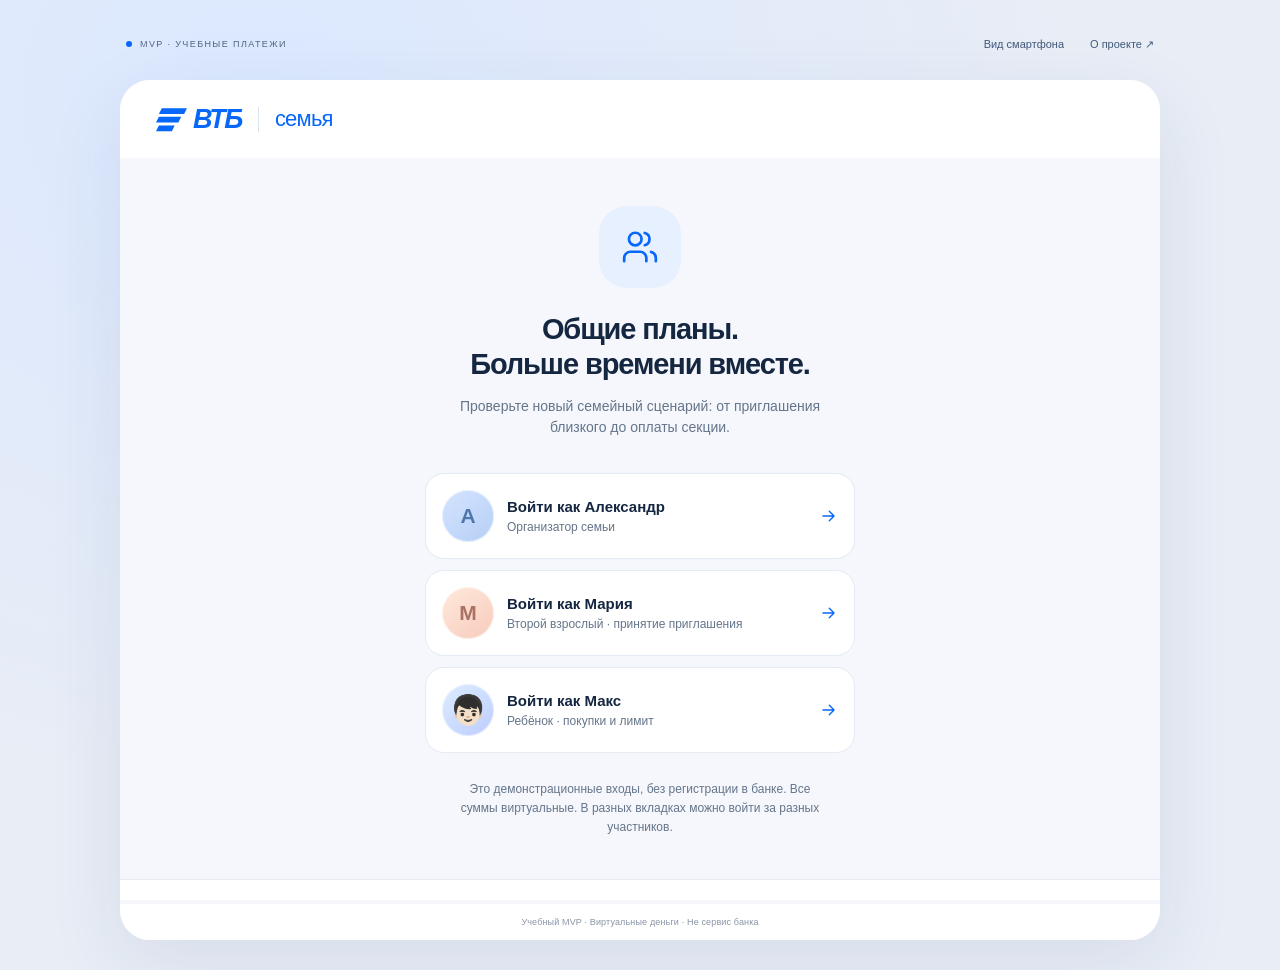
<file: frontend/index.html>
<!doctype html>
<html lang="ru">
<head>
  <meta charset="utf-8">
  <meta name="viewport" content="width=device-width, initial-scale=1, viewport-fit=cover">
  <meta name="theme-color" content="#0667f9">
  <meta name="description" content="ВТБ Семья — интерактивный концепт семейного банкинга. Общий бюджет, детские карты и большие планы.">
  <link rel="icon" href="data:image/svg+xml,%3Csvg xmlns='http://www.w3.org/2000/svg' viewBox='0 0 64 64'%3E%3Crect width='64' height='64' rx='18' fill='%230667f9'/%3E%3Cpath d='M14 17h39l-4 8H10zm0 13h31l-4 8H10zm0 13h22l-4 8H10z' fill='white'/%3E%3C/svg%3E">
  <link rel="stylesheet" href="styles.css">
  <link rel="stylesheet" href="refinements.css">
  <link rel="stylesheet" href="mvp/mvp.css">
  <link rel="stylesheet" href="mvp/family-design.css">
  <title>ВТБ Семья · Ближе друг к другу</title>
</head>
<body>
  <div class="prototype-bar"><span><i></i> MVP · УЧЕБНЫЕ ПЛАТЕЖИ</span><button id="view-toggle" type="button">Широкий вид</button><a href="presentation.html" target="_blank" rel="noopener">О проекте ↗</a></div>
  <div class="app-shell">
    <header class="app-header">
      <a class="brand" href="#home" aria-label="ВТБ Семья, главная"><svg viewBox="0 0 43 34" aria-hidden="true"><path d="M8 2h35l-4 8H4zm-4 12h31l-4 8H0zm0 12h22l-4 8H0z" fill="currentColor"/></svg><strong>ВТБ</strong><span></span><b>семья</b></a>
      <div class="header-actions" id="profile-actions"></div>
    </header>
    <section class="global-search" aria-label="Поиск по семейному банку" hidden>
      <form id="family-search-form" role="search" autocomplete="off">
        <label class="sr-only" for="family-search-input">Поиск по доступным семейным данным</label>
        <svg class="search-glass" viewBox="0 0 24 24" fill="none" stroke="currentColor" stroke-width="1.8" aria-hidden="true"><circle cx="10.5" cy="10.5" r="6.5"/><path d="m15.5 15.5 5 5" stroke-linecap="round"/></svg>
        <input id="family-search-input" type="search" placeholder="Поиск по семье, тратам и делам" aria-controls="family-search-results" maxlength="120" spellcheck="false">
        <button id="family-search-clear" type="button" aria-label="Очистить поиск" hidden><svg viewBox="0 0 24 24" fill="none" stroke="currentColor" stroke-width="1.8" aria-hidden="true"><path d="m6 6 12 12M18 6 6 18" stroke-linecap="round"/></svg></button>
      </form>
      <div id="family-search-panel" class="search-panel" hidden>
        <div class="search-panel-head"><span id="family-search-status" role="status" aria-live="polite"></span><button id="family-search-close" type="button">Закрыть</button></div>
        <div id="family-search-results" aria-label="Результаты поиска"></div>
        <p id="family-search-empty" class="search-empty" hidden></p>
      </div>
    </section>
    <div id="connection-status" role="status" hidden></div>
    <main id="main" tabindex="-1"><div class="loading-state"><span class="spinner"></span><p>Загружаем семейное пространство…</p></div></main>
    <nav class="bottom-nav" aria-label="Основные разделы"></nav>
    <footer class="demo-footer">Учебный MVP · Виртуальные деньги · Не сервис банка</footer>
  </div>
  <dialog id="sheet" aria-labelledby="sheet-title"><div class="sheet-handle"></div><button type="button" class="icon-btn close-sheet" aria-label="Закрыть" data-action="close"><svg viewBox="0 0 24 24" fill="none" stroke="currentColor" stroke-width="1.8" stroke-linecap="round" aria-hidden="true"><path d="m6 6 12 12M18 6 6 18"/></svg></button><div id="sheet-content"></div></dialog>
  <div id="toast" role="status" aria-live="polite"></div>
  <script type="module" src="mvp/app.js"></script>
</body>
</html>
</file>
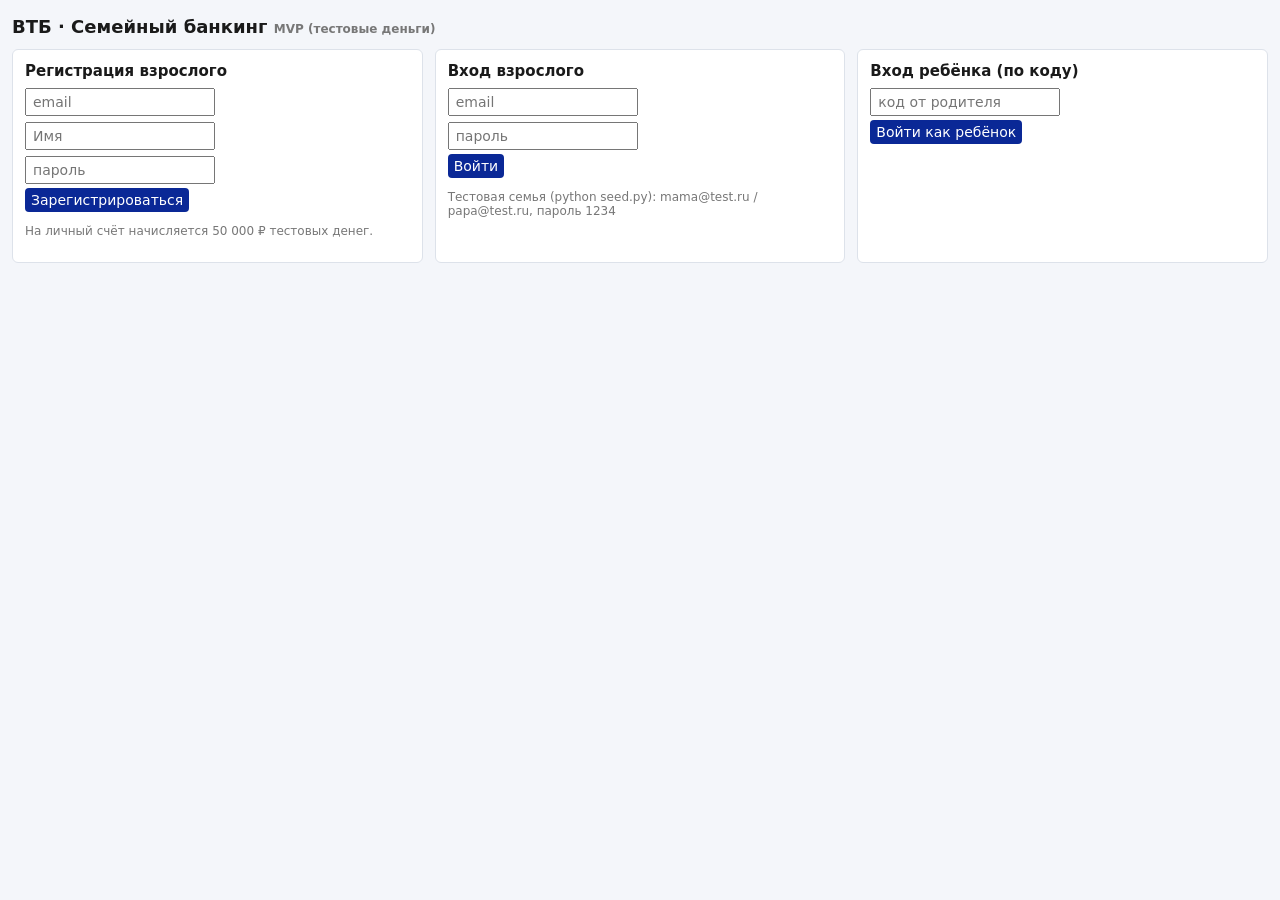
<file: static/index.html>
<!doctype html>
<html lang="ru">
<head>
<meta charset="utf-8">
<meta name="viewport" content="width=device-width, initial-scale=1">
<title>Семейный банкинг — MVP</title>
<style>
  body { font-family: system-ui, sans-serif; margin: 0; padding: 12px; background: #f4f6fa; color: #1a1a1a; font-size: 14px; }
  h1 { font-size: 18px; margin: 0 0 8px; }
  h2 { font-size: 15px; margin: 0 0 8px; }
  .grid { display: grid; grid-template-columns: repeat(auto-fit, minmax(380px, 1fr)); gap: 12px; }
  .card { background: #fff; border: 1px solid #dde2ea; border-radius: 6px; padding: 12px; overflow-x: auto; }
  .row { display: flex; flex-wrap: wrap; gap: 6px; align-items: center; margin: 4px 0; }
  input, select, button, textarea { font: inherit; padding: 4px 6px; }
  input[type=number] { width: 100px; }
  button { cursor: pointer; background: #0a2896; color: #fff; border: 0; border-radius: 4px; }
  button.sec { background: #e6e9f0; color: #111; }
  button.danger { background: #b3261e; }
  table { border-collapse: collapse; width: 100%; font-size: 13px; }
  td, th { border-bottom: 1px solid #eee; padding: 3px 4px; text-align: left; vertical-align: top; }
  .muted { color: #777; font-size: 12px; }
  .tag { display: inline-block; padding: 1px 6px; border-radius: 10px; background: #eef; font-size: 12px; }
  .s-completed, .s-approved, .s-accepted, .s-paid, .s-active { background: #d8f5dd; }
  .s-failed, .s-declined, .s-expired, .s-cancelled, .s-needs_revision, .s-blocked { background: #fbdcdc; }
  .s-pending, .s-pending_approval, .s-sent, .s-open, .s-draft { background: #fff1c7; }
  #toast { position: fixed; right: 12px; bottom: 12px; max-width: 420px; background: #222; color: #fff; padding: 8px 12px;
           border-radius: 6px; display: none; white-space: pre-wrap; font-size: 13px; z-index: 9; }
  .hidden { display: none; }
  pre { white-space: pre-wrap; font-size: 12px; margin: 0; }
</style>
</head>
<body>
<div class="row" style="justify-content:space-between">
  <h1>ВТБ · Семейный банкинг <span class="muted">MVP (тестовые деньги)</span></h1>
  <div class="row"><span id="whoami" class="muted"></span><button class="sec hidden" id="logoutBtn">Выйти</button></div>
</div>
<div id="app"></div>
<div id="toast"></div>
<script src="/static/app.js"></script>
</body>
</html>
</file>
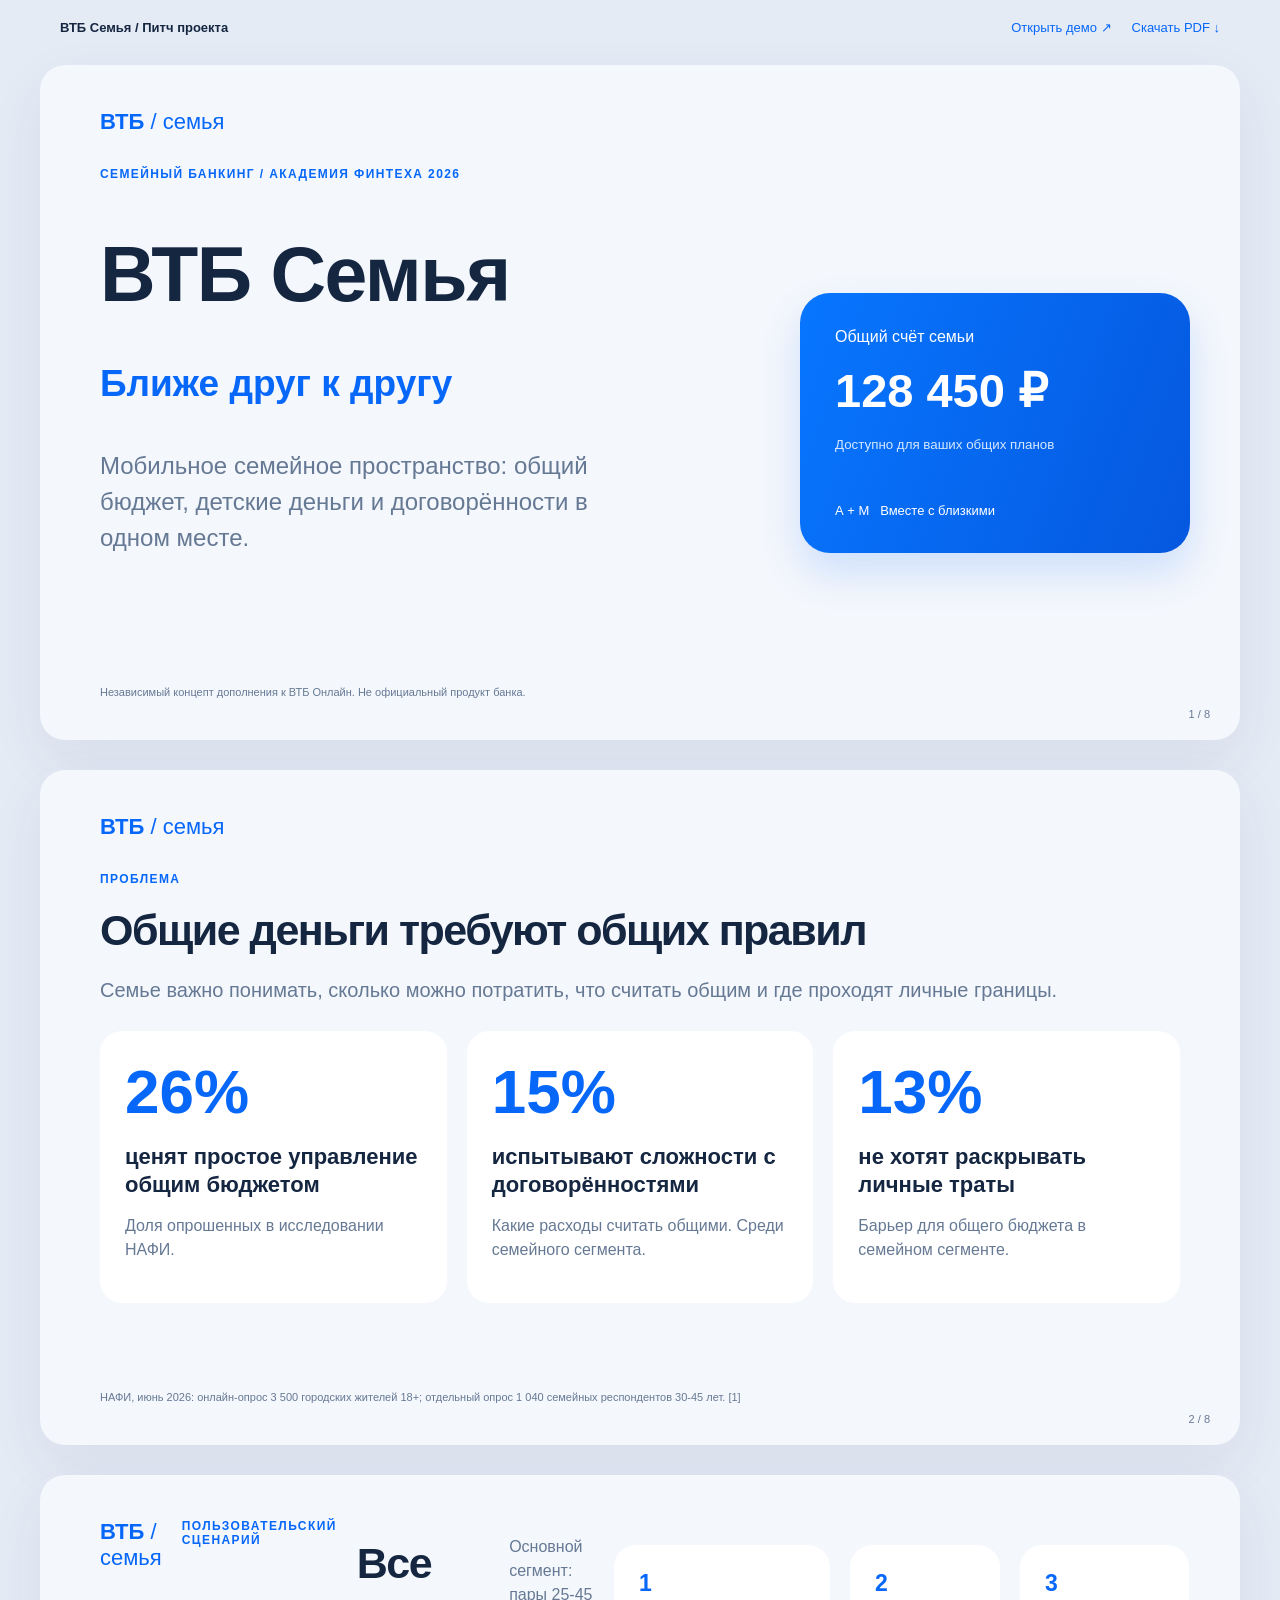
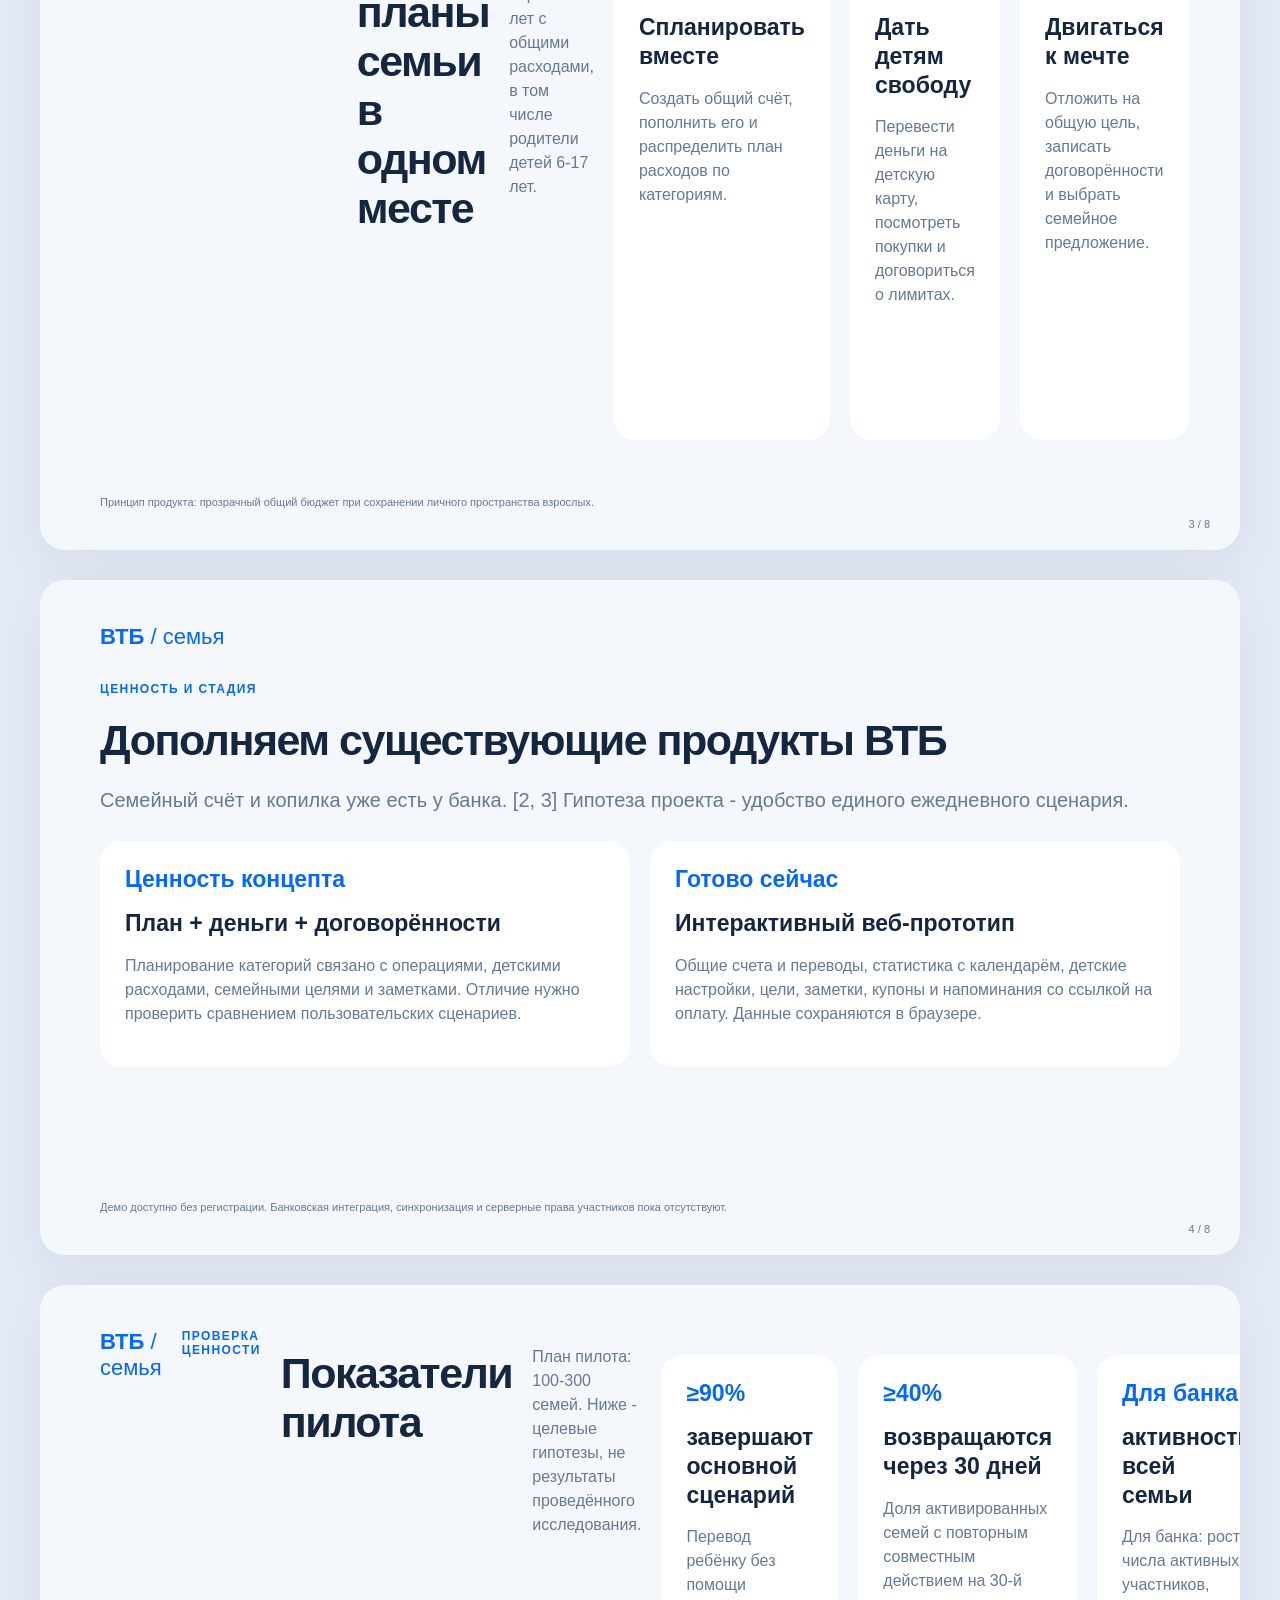
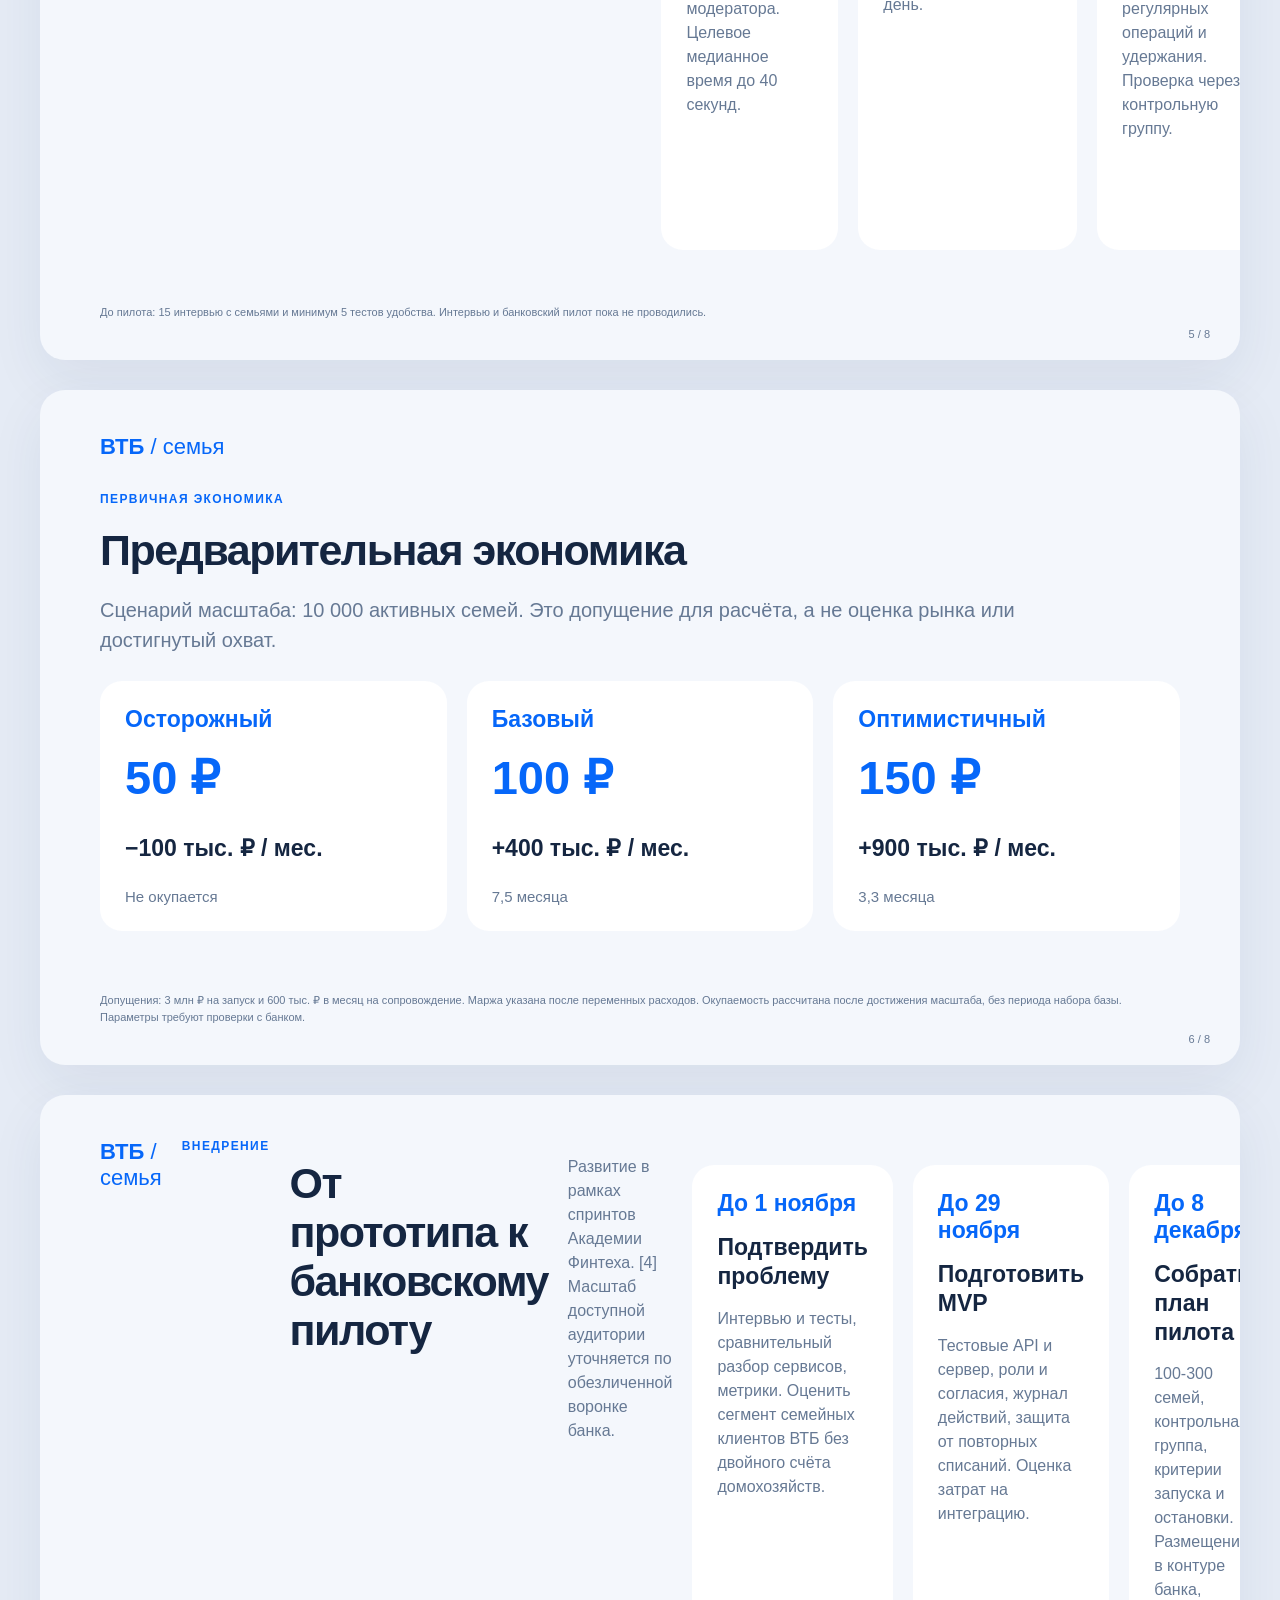
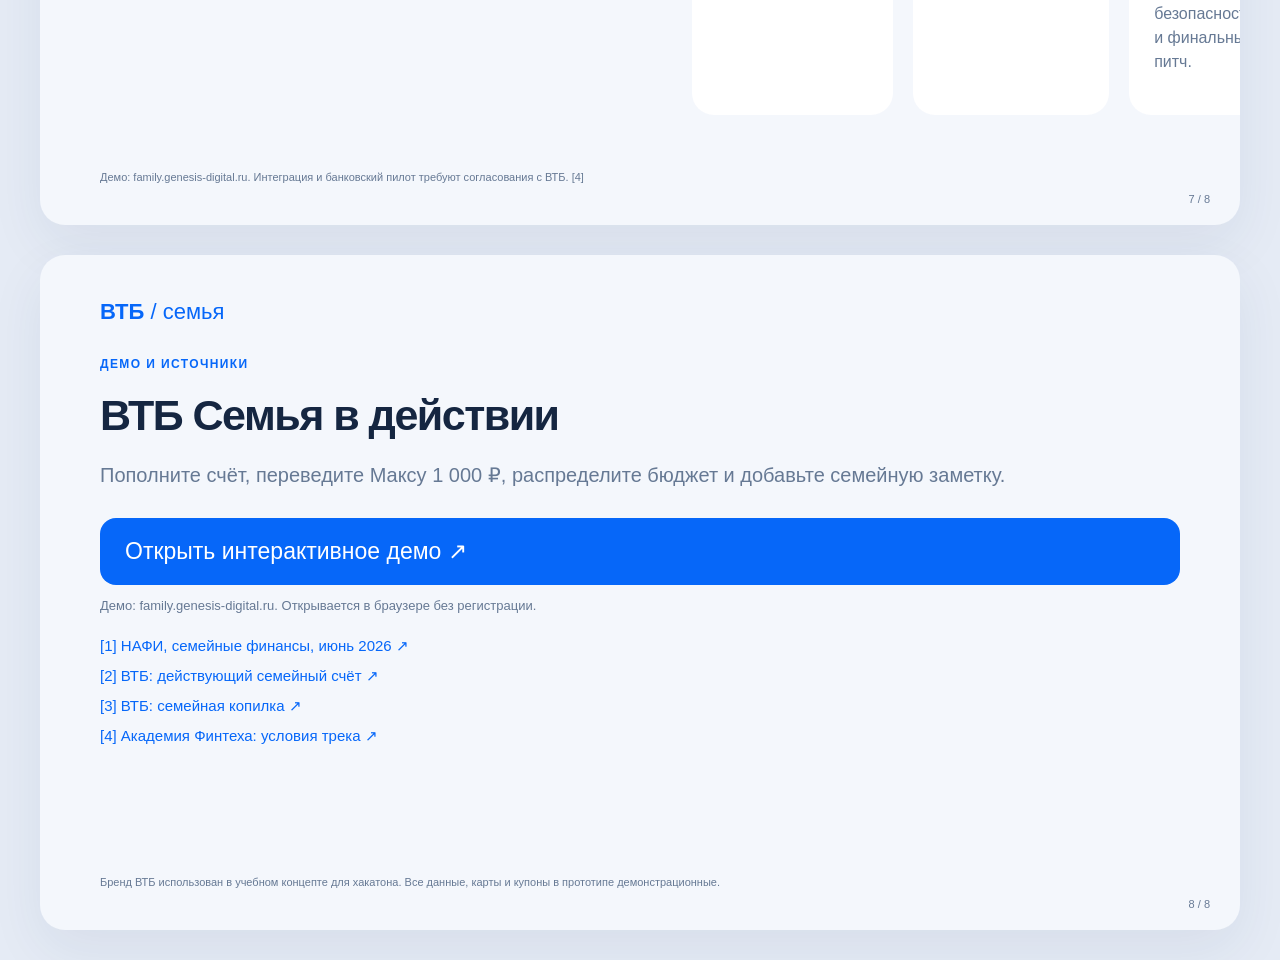
<file: frontend/presentation.html>
<!doctype html><html lang="ru"><meta charset="utf-8"><meta name="viewport" content="width=device-width, initial-scale=1"><title>ВТБ Семья · Презентация</title><style>*{box-sizing:border-box}body{margin:0;background:#e5ebf5;font-family:'Segoe UI',Arial,sans-serif;color:#152641}a{color:#0667f9;text-decoration:none}.toolbar{max-width:1200px;margin:20px auto;display:flex;gap:20px;align-items:center;padding:0 20px;font-size:13px}.toolbar strong{margin-right:auto}.slide{position:relative;max-width:1200px;min-height:675px;margin:30px auto;padding:44px 60px 110px;background:#f4f7fc;border-radius:25px;box-shadow:0 20px 55px #20376312;overflow:hidden}.brand{color:#0667f9;font-size:22px;font-weight:700;margin-bottom:32px}.brand span{font-weight:400}.kicker{color:#0667f9;font-size:12px;font-weight:600;letter-spacing:1.4px}h1{font-size:43px;line-height:1.14;letter-spacing:-1.5px;margin:20px 0 16px;max-width:1000px}.subtitle{font-size:20px;line-height:1.5;color:#667994;max-width:1030px}.cards{display:flex;gap:20px;margin-top:26px}.cards article{flex:1;background:white;padding:25px;border-radius:22px;min-height:225px}.cards b{font-size:23px;color:#0667f9}.cards h3{font-size:23px;line-height:1.25;margin:16px 0 12px}.cards p{font-size:16px;line-height:1.5;color:#667994}.stats .cards b{font-size:62px}.stats .cards h3{font-size:22px}.economics .cards h3{font-size:47px;color:#0667f9}.economics .cards p{font-size:23px;color:#152641;font-weight:600}.economics small{font-size:15px;color:#667994}footer{position:absolute;bottom:40px;left:60px;right:90px;font-size:11px;color:#667994;line-height:1.5}.page-no{position:absolute;bottom:20px;right:30px;font-size:11px;color:#667994}.cover h1{font-size:77px;margin-top:50px;max-width:590px}.cover .subtitle{font-size:37px;font-weight:600;color:#0667f9;max-width:580px}.description{font-size:24px;line-height:1.5;color:#667994;width:47%}.hero-account{position:absolute;right:50px;top:228px;width:390px;background:linear-gradient(110deg,#0876ff,#0558df);color:white;border-radius:30px;padding:35px;box-shadow:0 20px 40px #0667f929}.hero-account strong{display:block;font-size:47px;margin:17px 0}.hero-account small{color:#d6e8ff}.hero-account div{margin-top:50px;font-size:13px}.demo-link{display:block;background:#0667f9;color:white;border-radius:16px;padding:20px 25px;font-size:23px;margin-top:28px}.local-note{font-size:13px;color:#667994}.sources{display:grid;gap:12px;margin-top:24px;font-size:15px}@media(max-width:800px){.slide{margin:18px 12px;padding:28px 26px 80px;min-height:0}.brand{margin-bottom:25px}h1{font-size:32px}.cover h1{font-size:53px;margin-top:30px}.cover .subtitle{font-size:29px}.description{width:100%;font-size:20px}.hero-account{position:relative;inset:auto;width:100%;margin:25px 0}.hero-account strong{font-size:40px}.cards{flex-direction:column}.cards article{min-height:0}.subtitle{font-size:17px}footer{position:relative;inset:auto;margin-top:30px}.toolbar{font-size:11px;gap:13px}.toolbar strong{font-size:12px}.sources{font-size:13px}}@media print{@page{size:landscape;margin:0}body{background:white}.toolbar{display:none}.slide{margin:0;box-shadow:none;border-radius:0;min-height:100vh;page-break-after:always}footer{position:absolute}}</style><body><nav class="toolbar"><strong>ВТБ Семья / Питч проекта</strong><a href="https://family.genesis-digital.ru">Открыть демо ↗</a><a href="output/pdf/vtb-family-presentation-3d.pdf" download>Скачать PDF ↓</a></nav><section class="slide cover" id="slide-1" aria-label="Слайд 1"><div class="brand">ВТБ <span>/ семья</span></div><div class="kicker">СЕМЕЙНЫЙ БАНКИНГ / АКАДЕМИЯ ФИНТЕХА 2026</div><h1>ВТБ Семья</h1><p class="subtitle">Ближе друг к другу</p><p class="description">Мобильное семейное пространство: общий бюджет, детские деньги и договорённости в одном месте.</p><div class="hero-account"><span>Общий счёт семьи</span><strong>128 450 ₽</strong><small>Доступно для ваших общих планов</small><div>А + М &nbsp; Вместе с близкими</div></div><footer>Независимый концепт дополнения к ВТБ Онлайн. Не официальный продукт банка.</footer><span class="page-no">1 / 8</span></section><section class="slide stats" id="slide-2" aria-label="Слайд 2"><div class="brand">ВТБ <span>/ семья</span></div><div class="kicker">ПРОБЛЕМА</div><h1>Общие деньги требуют общих правил</h1><p class="subtitle">Семье важно понимать, сколько можно потратить, что считать общим и где проходят личные границы.</p><div class="cards"><article><b>26%</b><h3>ценят простое управление общим бюджетом</h3><p>Доля опрошенных в исследовании НАФИ.</p></article><article><b>15%</b><h3>испытывают сложности с договорённостями</h3><p>Какие расходы считать общими. Среди семейного сегмента.</p></article><article><b>13%</b><h3>не хотят раскрывать личные траты</h3><p>Барьер для общего бюджета в семейном сегменте.</p></article></div><footer>НАФИ, июнь 2026: онлайн-опрос 3 500 городских жителей 18+; отдельный опрос 1 040 семейных респондентов 30-45 лет. [1]</footer><span class="page-no">2 / 8</span></section><section class="slide cards" id="slide-3" aria-label="Слайд 3"><div class="brand">ВТБ <span>/ семья</span></div><div class="kicker">ПОЛЬЗОВАТЕЛЬСКИЙ СЦЕНАРИЙ</div><h1>Все планы семьи в одном месте</h1><p class="subtitle">Основной сегмент: пары 25-45 лет с общими расходами, в том числе родители детей 6-17 лет.</p><div class="cards"><article><b>1</b><h3>Спланировать вместе</h3><p>Создать общий счёт, пополнить его и распределить план расходов по категориям.</p></article><article><b>2</b><h3>Дать детям свободу</h3><p>Перевести деньги на детскую карту, посмотреть покупки и договориться о лимитах.</p></article><article><b>3</b><h3>Двигаться к мечте</h3><p>Отложить на общую цель, записать договорённости и выбрать семейное предложение.</p></article></div><footer>Принцип продукта: прозрачный общий бюджет при сохранении личного пространства взрослых.</footer><span class="page-no">3 / 8</span></section><section class="slide split" id="slide-4" aria-label="Слайд 4"><div class="brand">ВТБ <span>/ семья</span></div><div class="kicker">ЦЕННОСТЬ И СТАДИЯ</div><h1>Дополняем существующие продукты ВТБ</h1><p class="subtitle">Семейный счёт и копилка уже есть у банка. [2, 3] Гипотеза проекта - удобство единого ежедневного сценария.</p><div class="cards"><article><b>Ценность концепта</b><h3>План + деньги + договорённости</h3><p>Планирование категорий связано с операциями, детскими расходами, семейными целями и заметками. Отличие нужно проверить сравнением пользовательских сценариев.</p></article><article><b>Готово сейчас</b><h3>Интерактивный веб-прототип</h3><p>Общие счета и переводы, статистика с календарём, детские настройки, цели, заметки, купоны и напоминания со ссылкой на оплату. Данные сохраняются в браузере.</p></article></div><footer>Демо доступно без регистрации. Банковская интеграция, синхронизация и серверные права участников пока отсутствуют.</footer><span class="page-no">4 / 8</span></section><section class="slide cards" id="slide-5" aria-label="Слайд 5"><div class="brand">ВТБ <span>/ семья</span></div><div class="kicker">ПРОВЕРКА ЦЕННОСТИ</div><h1>Показатели пилота</h1><p class="subtitle">План пилота: 100-300 семей. Ниже - целевые гипотезы, не результаты проведённого исследования.</p><div class="cards"><article><b>≥90%</b><h3>завершают основной сценарий</h3><p>Перевод ребёнку без помощи модератора. Целевое медианное время до 40 секунд.</p></article><article><b>≥40%</b><h3>возвращаются через 30 дней</h3><p>Доля активированных семей с повторным совместным действием на 30-й день.</p></article><article><b>Для банка</b><h3>активность всей семьи</h3><p>Для банка: рост числа активных участников, регулярных операций и удержания. Проверка через контрольную группу.</p></article></div><footer>До пилота: 15 интервью с семьями и минимум 5 тестов удобства. Интервью и банковский пилот пока не проводились.</footer><span class="page-no">5 / 8</span></section><section class="slide economics" id="slide-6" aria-label="Слайд 6"><div class="brand">ВТБ <span>/ семья</span></div><div class="kicker">ПЕРВИЧНАЯ ЭКОНОМИКА</div><h1>Предварительная экономика</h1><p class="subtitle">Сценарий масштаба: 10 000 активных семей. Это допущение для расчёта, а не оценка рынка или достигнутый охват.</p><div class="cards"><article><b>Осторожный</b><h3>50 ₽</h3><p>−100 тыс. ₽ / мес.</p><small>Не окупается</small></article><article><b>Базовый</b><h3>100 ₽</h3><p>+400 тыс. ₽ / мес.</p><small>7,5 месяца</small></article><article><b>Оптимистичный</b><h3>150 ₽</h3><p>+900 тыс. ₽ / мес.</p><small>3,3 месяца</small></article></div><footer>Допущения: 3 млн ₽ на запуск и 600 тыс. ₽ в месяц на сопровождение. Маржа указана после переменных расходов. Окупаемость рассчитана после достижения масштаба, без периода набора базы. Параметры требуют проверки с банком.</footer><span class="page-no">6 / 8</span></section><section class="slide cards" id="slide-7" aria-label="Слайд 7"><div class="brand">ВТБ <span>/ семья</span></div><div class="kicker">ВНЕДРЕНИЕ</div><h1>От прототипа к банковскому пилоту</h1><p class="subtitle">Развитие в рамках спринтов Академии Финтеха. [4] Масштаб доступной аудитории уточняется по обезличенной воронке банка.</p><div class="cards"><article><b>До 1 ноября</b><h3>Подтвердить проблему</h3><p>Интервью и тесты, сравнительный разбор сервисов, метрики. Оценить сегмент семейных клиентов ВТБ без двойного счёта домохозяйств.</p></article><article><b>До 29 ноября</b><h3>Подготовить MVP</h3><p>Тестовые API и сервер, роли и согласия, журнал действий, защита от повторных списаний. Оценка затрат на интеграцию.</p></article><article><b>До 8 декабря</b><h3>Собрать план пилота</h3><p>100-300 семей, контрольная группа, критерии запуска и остановки. Размещение в контуре банка, безопасность и финальный питч.</p></article></div><footer>Демо: family.genesis-digital.ru. Интеграция и банковский пилот требуют согласования с ВТБ. [4]</footer><span class="page-no">7 / 8</span></section><section class="slide links" id="slide-8" aria-label="Слайд 8"><div class="brand">ВТБ <span>/ семья</span></div><div class="kicker">ДЕМО И ИСТОЧНИКИ</div><h1>ВТБ Семья в действии</h1><p class="subtitle">Пополните счёт, переведите Максу 1 000 ₽, распределите бюджет и добавьте семейную заметку.</p><a class="demo-link" href="https://family.genesis-digital.ru">Открыть интерактивное демо ↗</a><p class="local-note">Демо: family.genesis-digital.ru. Открывается в браузере без регистрации.</p><div class="sources"><a href="https://nafi.ru/polls/rossiyane-pereosmyslyayut-semyu-finansy-i-tsifrovye-servisy-stanovyatsya-chastyu-semeynoy-blizosti/" target="_blank" rel="noopener">[1] НАФИ, семейные финансы, июнь 2026 ↗</a><a href="https://www.vtb.ru/personal/family-check/" target="_blank" rel="noopener">[2] ВТБ: действующий семейный счёт ↗</a><a href="https://www.vtb.ru/personal/vklady-i-scheta/semeynaya-kopilka/" target="_blank" rel="noopener">[3] ВТБ: семейная копилка ↗</a><a href="https://fintechacademy.ru/task-1" target="_blank" rel="noopener">[4] Академия Финтеха: условия трека ↗</a></div><footer>Бренд ВТБ использован в учебном концепте для хакатона. Все данные, карты и купоны в прототипе демонстрационные.</footer><span class="page-no">8 / 8</span></section></body></html>
</file>
<file: frontend/styles.css>
:root{--blue:#0667f9;--blue-dark:#0452cd;--ink:#152641;--muted:#727f93;--line:#e9edf4;--canvas:#f5f7fc;--surface:#fff;--green:#157959;--radius:24px;--shadow:0 8px 30px #263c6510;font-family:'Segoe UI',Arial,sans-serif;color:var(--ink);font-size:14px}
*{box-sizing:border-box}body{margin:0;background:#e8edf6;background-image:radial-gradient(ellipse at 20% 10%,#dbe8ff 0,transparent 55%);min-height:100vh}button,input,select,textarea{font:inherit}button,a,input,select,textarea{-webkit-tap-highlight-color:transparent}button{cursor:pointer}button{border:0;background:none;color:inherit}a{color:var(--blue);text-decoration:none}button:focus-visible,a:focus-visible,input:focus-visible,select:focus-visible,textarea:focus-visible{outline:3px solid #65a7ff;outline-offset:4px}button:active{transform:scale(.97)}button:disabled{opacity:.5;cursor:not-allowed}svg{width:24px;height:24px;flex-shrink:0}h1,h2,h3,p{margin:0}h1{font-size:30px;line-height:1.2;letter-spacing:-1.1px;font-weight:680}h2{font-size:20px;letter-spacing:-.5px;font-weight:650}h3{font-size:17px;font-weight:650}p{line-height:1.5}small{font-size:12px}.muted{color:var(--muted)}.blue{color:var(--blue)}.green{color:var(--green)}.stack{display:grid;gap:18px}.row{display:flex;align-items:center;gap:12px}.between{display:flex;align-items:center;justify-content:space-between;gap:12px}.grow{flex:1;min-width:0}.money{font-variant-numeric:tabular-nums;white-space:nowrap}.caption{font-size:12px;color:var(--muted)}.eyebrow{text-transform:uppercase;font-size:10px;letter-spacing:1.6px;font-weight:650}.prototype-bar{display:flex;max-width:1060px;align-items:center;gap:20px;margin:24px auto 16px;font-size:11px;color:#526581;padding:0 16px}.prototype-bar>span{margin-right:auto;font-size:9px;letter-spacing:1.4px;display:flex;align-items:center;gap:8px}.prototype-bar i{width:6px;height:6px;background:var(--blue);border-radius:50%}.prototype-bar button,.prototype-bar a{font-size:11px;color:#425a7b}.app-shell{container-type:inline-size;container-name:app;max-width:1040px;background:var(--canvas);margin:0 auto 30px;border-radius:30px;box-shadow:0 24px 80px #20376316;position:relative;min-height:780px;overflow:clip}.app-header{height:88px;padding:0 36px;display:flex;align-items:center;justify-content:space-between;background:#fff}.brand{display:flex;align-items:center;gap:6px;color:var(--blue);white-space:nowrap}.brand svg{width:31px;height:26px}.brand strong{font-size:27px;letter-spacing:-1.5px;font-style:italic}.brand span{height:25px;width:1px;background:#dbe3ef;margin:0 10px}.brand b{font-size:22px;font-weight:500;letter-spacing:-.8px}.header-actions{display:flex;gap:15px;align-items:center}.icon-btn{display:grid;place-items:center;position:relative;width:42px;height:42px;border-radius:50%;color:#50617c}.icon-btn:hover{background:#eef3fa}.icon-btn svg{width:23px;height:23px}.notification-dot{position:absolute;width:5px;height:5px;border-radius:50%;background:#ff985c;top:7px;right:10px;border:2px solid white;box-sizing:content-box}.avatar{display:flex;align-items:center;justify-content:center;border-radius:50%;width:52px;height:52px;font-size:21px;font-weight:600;position:relative;box-shadow:inset 0 0 0 1px #ffffff88;flex-shrink:0}.avatar-me{color:#5077ad;background:linear-gradient(140deg,#d5e4ff,#b5cff5)}.avatar-partner{color:#a97265;background:linear-gradient(140deg,#ffe9dc,#f7cbbc)}.avatar-max{color:#4c70a7;background:linear-gradient(140deg,#dcedff,#bdccff)}.avatar-sonya{color:#a4719e;background:linear-gradient(140deg,#fce4f3,#e7c8ed)}.avatar.small{width:34px;height:34px;font-size:14px}.avatar .emoji{font-size:29px;filter:saturate(.75)}.avatar .online{position:absolute;right:1px;bottom:1px;width:12px;height:12px;border:3px solid #fff;background:#32b388;border-radius:50%}#main{padding:30px 36px 26px;outline:none}.page-intro{margin-bottom:24px}.page-intro p{color:var(--muted);font-size:13px;margin-top:6px}.intro-date{color:var(--muted);font-size:12px;align-self:flex-start;margin-top:7px;display:flex;gap:4px;align-items:center}.intro-date svg{width:14px;height:14px}.dashboard{display:grid;grid-template-columns:1.15fr 1fr;gap:24px;align-items:start}.main-col,.side-col{display:grid;gap:22px}.balance-card{isolation:isolate;position:relative;overflow:hidden;background:linear-gradient(115deg,#0876ff 0%,#0562ec 60%,#0754d4 100%);border-radius:26px;padding:25px;color:#fff;min-height:244px;box-shadow:0 14px 28px #0667f929}.balance-top{display:flex;align-items:center;gap:7px;font-size:13px;position:relative;z-index:2}.balance-top svg{width:17px;height:17px}.balance-top button{color:#e2efff;margin-left:2px;display:grid;place-items:center;width:30px;height:30px}.account-tag{font-size:10px;padding:5px 9px;border:1px solid #ffffff35;border-radius:20px;margin-left:auto;color:#edf5ff}.balance-amount{position:relative;z-index:2;font-size:43px;letter-spacing:-1.5px;font-weight:620;margin:10px 0 5px;line-height:1.2}.balance-amount span{font-weight:400;font-size:34px;color:#b8d9ff}.balance-sub{font-size:11px;color:#d1e5ff;position:relative;z-index:2}.balance-bottom{margin-top:33px;display:flex;justify-content:space-between;align-items:center;position:relative;z-index:2}.mini-avatars{display:flex;align-items:center}.mini-avatars .avatar{border:2px solid #3888f4;width:29px;height:29px;font-size:10px;margin-right:-8px}.mini-avatars .avatar:last-of-type{margin-right:7px}.balance-bottom small{font-size:10px;color:#deebff}.balance-bottom .card-dots{font-size:12px;letter-spacing:1px;color:#b7d6ff}.orbit-art{position:absolute;right:-60px;top:55px;width:220px;height:220px;z-index:0;transform:rotate(-28deg);pointer-events:none}.orbit-art:before,.orbit-art:after{content:'';position:absolute;border-radius:50%;width:175px;height:175px;border:25px solid #94c8ff50;box-shadow:inset 5px 5px 11px #c5e7ff8c,inset -8px -8px 12px #063db275,6px 12px 20px #033b9835}.orbit-art:after{width:112px;height:112px;left:30px;top:32px;border:18px solid #ffffff28}.quick-actions{display:grid;grid-template-columns:repeat(4,1fr);gap:10px}.quick-action{display:flex;flex-direction:column;align-items:center;gap:9px;padding:3px 0;font-size:11px;white-space:nowrap}.quick-action .action-icon{background:white;border:1px solid #ecf0f8;box-shadow:0 3px 10px #24477f04;width:54px;height:54px;border-radius:19px;display:grid;place-items:center;color:var(--blue);transition:background .2s,transform .2s}.quick-action:hover .action-icon{background:#e6efff;transform:translateY(-2px)}.section-title{display:flex;align-items:center;justify-content:space-between;gap:10px;margin-bottom:16px}.text-btn{color:var(--blue);font-size:12px;min-height:32px;padding:4px 0;display:flex;align-items:center;gap:3px}.text-btn svg{width:15px;height:15px}.member-list{display:flex;justify-content:space-between;gap:8px;padding:0 4px}.member{display:flex;flex-direction:column;align-items:center;gap:7px;min-width:47px;font-size:11px}.member small{font-size:10px;color:var(--muted);margin-top:-3px}.member-add{width:52px;height:52px;border:1.5px dashed #b5c5dc;border-radius:50%;display:grid;place-items:center;color:#7d95b5}.panel{padding:21px;border-radius:var(--radius);background:#fff;box-shadow:var(--shadow)}.panel h2{font-size:17px}.period-chip{display:inline-flex;align-items:center;gap:5px;border:1px solid var(--line);border-radius:9px;padding:7px 8px;font-size:10px;color:var(--muted)}.period-chip svg{width:12px;height:12px}.budget-amount{font-size:29px;letter-spacing:-.9px;font-weight:650}.budget-amount span{font-size:13px;font-weight:400;letter-spacing:0;color:var(--muted)}.segmented-bar{height:9px;display:flex;gap:4px;margin:18px 0;border-radius:5px;overflow:hidden}.segmented-bar span{border-radius:4px}.budget-legend{display:grid;grid-template-columns:1fr 1fr;gap:13px 20px;font-size:11px}.legend-item{display:flex;align-items:center;gap:7px}.legend-item .dot{width:7px;height:7px;border-radius:50%;flex-shrink:0}.legend-item b{font-weight:500;margin-left:auto}.budget-note{border-top:1px solid var(--line);padding-top:14px;margin-top:17px;display:flex;gap:7px;align-items:center;font-size:11px;color:var(--green)}.budget-note svg{width:15px;height:15px}.goal-card{background:#e8efff;border:1px solid #dce7fd;position:relative;overflow:hidden;padding:21px;border-radius:var(--radius);min-height:202px}.goal-card .goal-visual{position:absolute;right:10px;top:20px;width:108px;height:108px;transform:rotate(8deg)}.goal-card h3{font-size:20px;max-width:70%;letter-spacing:-.7px;line-height:1.2;margin:10px 0 18px}.goal-card .goal-saved{font-size:18px;font-weight:600}.goal-card .goal-saved small{font-size:11px;font-weight:400;color:#6b7b94}.progress{height:5px;background:#cddcfa;border-radius:5px;overflow:hidden;margin:12px 0}.progress span{display:block;height:100%;background:var(--blue);border-radius:5px}.goal-bottom{font-size:10px;color:#5d7397}.goal-bottom button{color:var(--blue);font-size:11px}.note-peek{display:flex;align-items:center;gap:12px;text-align:left;width:100%;background:#fff;border-radius:20px;padding:17px;box-shadow:var(--shadow)}.note-peek .note-icon{color:#b78642;background:#fff4de;border-radius:13px;display:grid;place-items:center;flex-shrink:0;width:43px;height:43px}.note-peek strong{font-weight:600;font-size:13px;display:block;margin-bottom:4px}.note-peek small{color:var(--muted);font-size:11px}.note-peek>.arrow{color:#96a5b9;width:17px}.transactions{background:#fff;border-radius:var(--radius);padding:20px;box-shadow:var(--shadow)}.transaction{display:flex;align-items:center;gap:12px;padding:13px 0;border-bottom:1px solid #f1f3f8}.transaction:last-child{border-bottom:0;padding-bottom:0}.transaction-icon{width:39px;height:39px;border-radius:13px;display:grid;place-items:center;flex-shrink:0;background:#e9f2ff;color:#4483cf}.transaction-icon svg{width:19px;height:19px}.transaction-title{font-size:12px;font-weight:550}.transaction-sub{font-size:10px;color:var(--muted);margin-top:4px}.transaction-amount{font-size:12px;font-weight:600;white-space:nowrap}.offer-mini{display:flex;gap:14px;align-items:center;background:#e9f4ef;border:1px solid #dbede3;border-radius:21px;padding:17px;width:100%;text-align:left}.offer-mini .offer-symbol{font-size:33px;color:#369765}.offer-mini strong{display:block;font-size:13px;font-weight:600;line-height:1.4}.offer-mini small{display:block;color:#688a7a;font-size:10px;margin-top:4px}.offer-mini>svg{margin-left:auto;color:#6e8c7c;width:17px}.bottom-nav{display:flex;align-items:center;justify-content:space-around;gap:4px;padding:12px 50px;background:#fff;border-top:1px solid var(--line);position:sticky;bottom:0;z-index:5}.nav-item{display:flex;flex-direction:column;align-items:center;gap:5px;color:#8793a7;min-width:62px;font-size:10px;padding:5px 10px;border-radius:15px}.nav-item svg{width:23px;height:23px}.nav-item.active{color:var(--blue);background:#f0f6ff}.nav-item:hover{color:var(--blue)}.demo-footer{text-align:center;font-size:9px;color:#8994a6;padding:13px 12px;background:#fff;letter-spacing:.15px}.page-grid{display:grid;grid-template-columns:1fr 1fr;gap:22px}.page-grid>.wide{grid-column:1/-1}.primary-btn,.secondary-btn{display:flex;align-items:center;justify-content:center;gap:8px;min-height:48px;padding:12px 18px;border-radius:15px;font-weight:550;font-size:14px;transition:background .15s}.primary-btn{color:#fff;background:var(--blue);box-shadow:0 5px 13px #0667f91c}.primary-btn:hover{background:var(--blue-dark)}.secondary-btn{background:#edf3ff;color:var(--blue)}.secondary-btn:hover{background:#dfebff}.full{width:100%}.tabs{display:flex;background:#e9eef7;border-radius:13px;padding:4px;gap:3px;margin-bottom:22px}.tabs button{flex:1;padding:10px;border-radius:10px;font-size:12px;color:#6c7b91}.tabs button.active{background:#fff;color:var(--ink);box-shadow:0 2px 8px #1b355c0d}.category-row{display:flex;align-items:center;gap:13px;padding:15px 0;border-bottom:1px solid var(--line)}.category-row:last-child{border-bottom:0}.category-icon{width:42px;height:42px;display:grid;place-items:center;border-radius:14px;flex-shrink:0}.category-row .progress{background:#eef2f8;height:4px;margin:8px 0 0}.category-row strong{font-size:13px;font-weight:600}.category-row small{font-size:11px}.category-row .edit-category{min-height:42px;min-width:32px;color:#98a6bb}.category-row .edit-category svg{width:17px}.stat-total{text-align:center;margin:5px auto 20px}.donut{width:190px;height:190px;border-radius:50%;margin:14px auto 20px;display:grid;place-items:center;position:relative}.donut:before{content:'';position:absolute;inset:19px;background:#fff;border-radius:50%}.donut-center{position:relative;text-align:center}.donut-center strong{font-size:27px;letter-spacing:-1px;display:block}.donut-center small{font-size:11px;color:var(--muted)}.filter-row{display:flex;gap:7px;flex-wrap:wrap;margin:15px 0}.filter-chip{border:1px solid var(--line);border-radius:20px;padding:8px 12px;font-size:11px;background:#fff}.filter-chip.active{background:var(--blue);color:#fff;border-color:var(--blue)}.section-subtitle{color:var(--muted);font-size:12px;margin:8px 0 20px;line-height:1.6}.child-card{padding:22px;border-radius:24px;background:#fff;box-shadow:var(--shadow)}.child-bankcard{padding:20px;background:linear-gradient(120deg,#d6e8ff,#ecf1ff);border:1px solid #d4e2f7;border-radius:19px;margin:20px 0;color:#294c81;position:relative;overflow:hidden}.child-bankcard.pink{background:linear-gradient(120deg,#f2ddf3,#ffe7e9);border-color:#efdae9;color:#8a5c81}.child-bankcard:after{content:'';width:140px;height:140px;border-radius:50%;border:25px solid #ffffff40;position:absolute;right:-10px;top:20px}.child-bankcard .bankcard-name{font-size:11px;margin-bottom:12px}.child-bankcard .money{font-size:29px;font-weight:650;position:relative;z-index:1}.child-bankcard .bankcard-footer{font-size:10px;margin-top:22px;display:flex;justify-content:space-between;position:relative;z-index:1}.child-details{display:grid;gap:13px;margin-bottom:18px}.child-details .between{font-size:11px}.child-details b{font-weight:550}.button-pair{display:flex;gap:8px}.button-pair>button{flex:1;font-size:12px;min-height:44px;padding:10px}.child-profile-head{display:flex;gap:13px;align-items:center}.child-profile-head h2{font-size:19px}.child-profile-head p{color:var(--muted);font-size:11px;margin-top:4px}.insight{padding:17px;border-radius:18px;background:#edf3ff;display:flex;gap:12px;align-items:flex-start;color:#35629e;font-size:12px;line-height:1.6}.insight svg{width:20px;height:20px;margin-top:2px}.insight strong{display:block;color:#254e87;font-size:13px;margin-bottom:3px}.offer-card{border-radius:23px;padding:23px;background:#e6f0ea;position:relative;overflow:hidden;min-height:235px;display:flex;flex-direction:column;align-items:flex-start}.offer-card.peach{background:#fff0e3}.offer-card.lavender{background:#eee8fc}.offer-card.blue-card{background:#e5edff}.offer-card .discount{font-size:38px;font-weight:650;letter-spacing:-1px;margin:15px 0 10px}.offer-card h3{font-size:17px;max-width:70%;z-index:1}.offer-card p{color:#61766a;font-size:11px;margin:6px 0 20px;max-width:70%;z-index:1}.offer-card .offer-art{position:absolute;right:16px;top:65px;font-size:56px;transform:rotate(-12deg)}.offer-card button{margin-top:auto;font-size:11px;background:#ffffffbb;padding:10px 14px;border-radius:11px;z-index:1}.offer-card .eyebrow{font-size:9px;color:#628573}.saved-label{background:#e6f6ed;padding:5px 8px;border-radius:7px;font-size:10px;color:#187347}.notes-list{display:grid;gap:13px}.note-card{background:#fff8e9;border:1px solid #f5ecd3;border-radius:20px;padding:20px}.note-card.done{opacity:.65}.note-card.done h3{text-decoration:line-through}.note-card h3{font-size:16px;line-height:1.4;overflow-wrap:anywhere}.note-card p{font-size:12px;color:#7b776c;margin:10px 0 15px;white-space:pre-wrap;overflow-wrap:anywhere}.note-meta{font-size:10px;color:#8b8372}.note-actions{display:flex;gap:8px;margin-top:15px}.note-actions button{padding:8px 10px;background:#ffffff99;border-radius:9px;font-size:11px}.settings-row{display:flex;gap:12px;align-items:center;width:100%;text-align:left;padding:16px 0;border-bottom:1px solid var(--line)}.settings-row:last-child{border-bottom:0}.settings-row>svg{width:21px;color:#6384b0}.settings-row strong{display:block;font-size:13px;font-weight:550}.settings-row small{display:block;font-size:10px;color:var(--muted);margin-top:4px}.settings-row .chevron{margin-left:auto;width:16px;color:#a5b1c2}.empty{text-align:center;padding:40px 15px;color:var(--muted);line-height:1.7}.empty svg{display:block;margin:0 auto 12px;width:38px;height:38px;color:#a6b9d4}.subheading{font-size:11px;color:var(--muted);text-transform:uppercase;letter-spacing:1.2px;margin:20px 0 3px}.back-button{display:flex;align-items:center;gap:7px;font-size:12px;color:var(--blue);margin-bottom:18px;min-height:30px}.back-button svg{width:17px}.selected-person{display:flex;gap:12px;align-items:center;background:#f2f6fd;padding:14px;border-radius:15px;margin:16px 0}.selected-person strong{display:block;font-size:14px}.selected-person small{color:var(--muted);font-size:11px}.sheet-title{font-size:25px;letter-spacing:-.7px;line-height:1.2;max-width:88%}.sheet-desc{font-size:12px;line-height:1.6;color:var(--muted);margin:9px 0 21px}.form-field{display:block;margin:16px 0}.form-field>span{display:block;font-size:12px;font-weight:550;margin-bottom:8px}.form-field input,.form-field textarea,.form-field select{width:100%;border:1px solid #dfe6f0;border-radius:13px;padding:14px;background:#f8faff;color:var(--ink);min-height:49px;font-size:16px;outline-offset:1px}.form-field textarea{min-height:100px;resize:vertical}.form-field input:focus,.form-field select:focus,.form-field textarea:focus{border-color:var(--blue)}.form-field input.big-input{font-size:30px;font-weight:600;letter-spacing:-.5px}.form-hint{display:block;color:var(--muted);font-size:11px;line-height:1.5;margin-top:7px}.form-error{color:#b33e3e;background:#fff0f0;border-radius:10px;padding:10px 12px;font-size:12px;line-height:1.5;margin:12px 0}.form-error:empty{display:none}.amount-presets{display:flex;gap:7px;margin:-3px 0 20px}.amount-presets button{padding:9px 14px;border:1px solid #e3eaf5;border-radius:10px;color:#5073a7;font-size:12px}.permission-info{font-size:11px;line-height:1.6;color:#69809f;border-radius:13px;background:#edf4ff;padding:14px;margin:15px 0}.summary-box{background:#f4f7fc;border-radius:15px;padding:16px;display:grid;gap:14px;margin:23px 0;font-size:12px}.success-icon{width:66px;height:66px;background:#e5f7ee;color:#169969;display:grid;place-items:center;border-radius:50%;margin:5px auto 19px}.success-icon svg{width:31px;height:31px}.success-content{text-align:center}.success-content .sheet-title{max-width:100%}.success-content .success-amount{font-size:36px;font-weight:650;letter-spacing:-1px;margin:18px 0}.success-content p{color:var(--muted);font-size:13px;margin-bottom:22px}.coupon-code{font-size:27px;font-weight:650;letter-spacing:3px;text-align:center;padding:22px;border:1.5px dashed #8cafdc;background:#f0f6ff;border-radius:14px;margin:20px 0}dialog{border:0;border-radius:28px;padding:30px;width:calc(100% - 30px);max-width:430px;max-height:90dvh;color:var(--ink);box-shadow:0 30px 100px #0314374d;overscroll-behavior:contain}dialog::backdrop{background:#081b3c73;backdrop-filter:blur(5px)}dialog[open]{animation:sheet-in .22s ease-out}.close-sheet{position:absolute;right:15px;top:14px;font-size:27px;font-weight:300;background:#f5f7fb;width:34px;height:34px}.sheet-handle{display:none}.inline-check{display:flex;align-items:flex-start;gap:10px;font-size:12px;line-height:1.6;margin:18px 0}.inline-check input{width:18px;height:18px;accent-color:var(--blue);flex-shrink:0}.toggle{background:#d3dce9;width:40px;height:24px;border-radius:20px;position:relative;flex-shrink:0}.toggle:before{content:'';position:absolute;width:18px;height:18px;background:#fff;border-radius:50%;left:3px;top:3px;transition:transform .2s}.toggle.on{background:var(--blue)}.toggle.on:before{transform:translateX(16px)}#toast{position:fixed;bottom:115px;left:50%;transform:translate(-50%,15px);opacity:0;pointer-events:none;background:#152b49;color:#fff;border:1px solid #ffffff22;padding:14px 20px;border-radius:16px;font-size:12px;z-index:100;max-width:calc(100vw - 40px);width:max-content;box-shadow:0 8px 30px #11294433;transition:opacity .2s,transform .2s;line-height:1.5}#toast.visible{transform:translate(-50%,0);opacity:1}.phone-mode .app-shell{max-width:430px}.phone-mode .prototype-bar{max-width:450px}.phone-mode .prototype-bar>span{font-size:8px;letter-spacing:.8px}.phone-mode .prototype-bar{gap:10px}.phone-mode .app-shell .bottom-nav{position:fixed;bottom:0;width:430px;max-width:100%;border-radius:22px 22px 0 0;box-shadow:0 -6px 22px #20395908}.phone-mode .app-shell{padding-bottom:83px}.phone-mode .demo-footer{background:transparent}.phone-mode .app-shell{margin-bottom:0;border-radius:30px 30px 0 0}.desktop-detail{font-size:12px;line-height:1.6;color:var(--muted)}.risk-text{color:#a1611c}.member-chip{padding:10px;background:#f3f7fd;border:1px solid transparent;border-radius:13px;display:flex;align-items:center;gap:8px;font-size:12px;min-height:53px}.member-chip.selected{border-color:var(--blue);background:#edf4ff}.recipient-grid{display:grid;grid-template-columns:1fr 1fr;gap:9px}.hidden{display:none!important}.account-list{display:grid;gap:9px;margin:18px 0}.account-option{display:flex;align-items:center;gap:12px;text-align:left;padding:15px;background:#f1f6ff;border:1px solid #dce8fa;border-radius:14px;width:100%}.account-option strong{display:block;font-size:13px}.account-option small{color:var(--muted);font-size:11px}.account-option svg{color:var(--blue)}.account-option.active{border-color:var(--blue)}
@container app (max-width:650px){.app-header{height:76px;padding:0 22px}.brand svg{width:27px;height:23px}.brand strong{font-size:25px}.brand b{font-size:21px}.brand span{margin:0 7px;height:22px}.header-actions{gap:9px}#main{padding:23px 22px 25px}.page-intro{margin-bottom:22px}h1{font-size:28px}.page-intro p{font-size:12px}.dashboard{grid-template-columns:1fr;gap:24px}.main-col,.side-col{display:contents}.balance-card{grid-row:1;padding:24px;min-height:226px}.quick-actions{grid-row:2;margin-top:-6px}.family-section{grid-row:3}.budget-panel{grid-row:4}.goal-card{grid-row:5;min-height:200px}.note-peek{grid-row:6}.home-transactions{grid-row:7}.offer-mini{grid-row:8}.balance-amount{font-size:41px;margin-top:12px}.balance-bottom{margin-top:29px}.orbit-art{right:-75px;top:40px;opacity:.9}.balance-top{font-size:12px}.account-tag{font-size:9px;padding:4px 8px}.section-title{margin-bottom:14px}h2{font-size:19px}.member-list{padding:0}.avatar{width:51px;height:51px}.member-add{width:51px;height:51px}.panel{padding:20px}.budget-panel .section-title{margin-bottom:16px}.budget-panel h2{font-size:17px}.budget-legend{font-size:11px;gap:14px 19px}.goal-card .goal-visual{right:23px;top:13px;width:115px;height:115px}.goal-card h3{font-size:22px}.goal-card .goal-saved{font-size:19px}.goal-card .goal-saved small{font-size:12px}.bottom-nav{padding:10px 8px 13px}.nav-item{min-width:55px;padding:5px 8px;font-size:9px}.page-grid{grid-template-columns:1fr;gap:18px}.page-grid>.wide{grid-column:auto}.intro-date{font-size:11px}.offer-card{min-height:225px}.offer-card .offer-art{right:30px}.offer-card h3{font-size:20px}.offer-card p{font-size:12px}.demo-footer{font-size:8px}.child-card{padding:21px}}
@media(max-width:650px){body{background:var(--canvas)}.app-shell,.phone-mode .app-shell{border-radius:0;box-shadow:none;margin:0;max-width:100%;min-height:100dvh;padding-bottom:90px}.prototype-bar{display:none}.bottom-nav,.phone-mode .app-shell .bottom-nav{position:fixed;bottom:0;left:0;right:0;width:100%;max-width:none;border-radius:20px 20px 0 0;padding-bottom:calc(13px + env(safe-area-inset-bottom));box-shadow:0 -5px 25px #30446a09}.demo-footer{background:transparent}dialog{width:100%;max-width:none;border-radius:28px 28px 0 0;margin:auto 0 0;padding:30px 24px calc(25px + env(safe-area-inset-bottom));max-height:92dvh}.sheet-handle{display:block;width:35px;height:4px;border-radius:4px;background:#dce4ee;margin:-18px auto 22px}.close-sheet{top:22px}#toast{bottom:110px}}
@container app (max-width:365px){#main{padding-inline:16px}.app-header{padding-inline:16px}.balance-card{padding:20px}.balance-amount{font-size:37px}.account-tag{display:none}.avatar{width:45px;height:45px}.member-add{width:45px;height:45px}.member-list{gap:5px}.member{font-size:10px}.member small{font-size:9px}.budget-legend{gap:12px;font-size:10px}.nav-item{padding-inline:5px;min-width:50px}.quick-action{font-size:10px}.intro-date{font-size:10px}.goal-card .goal-visual{right:3px}.goal-card h3{max-width:70%}}
@keyframes sheet-in{from{opacity:0;transform:translateY(20px)}to{opacity:1;transform:translateY(0)}}@keyframes enter{from{opacity:.7;transform:translateY(5px)}to{opacity:1;transform:translateY(0)}}#main>.page-intro{animation:enter .2s ease-out}@media(prefers-reduced-motion:reduce){*,*:before,*:after{animation:none!important;transition:none!important;scroll-behavior:auto!important}}
</file>
<file: frontend/refinements.css>
/* Spending context, category drill-down and saved payment destinations. */
.sr-only{position:absolute;width:1px;height:1px;padding:0;margin:-1px;overflow:hidden;clip-path:inset(50%);white-space:nowrap;border:0}
.statistics-grid{align-items:start}.statistics-panel{padding:24px}.statistics-panel>.between>h2{font-size:19px}.filter-label{font-size:11px;color:var(--muted);margin:20px 0 9px}.member-filters{margin:0 0 17px;gap:5px;flex-wrap:nowrap;overflow-x:auto;padding:3px 1px 7px;scrollbar-width:none}.member-filters::-webkit-scrollbar{display:none}.member-filters .filter-chip{min-height:38px;padding:8px 9px;font-size:11px;flex-shrink:0;white-space:nowrap;transition:background .2s,color .2s,border-color .2s}.spending-person{border-top:1px solid var(--line);padding-top:19px;display:flex;gap:10px;align-items:center}.spending-person h3{font-size:16px;line-height:1.4}.spending-person p{font-size:11px;color:var(--muted);margin-top:3px;line-height:1.5}.spending-person .avatar.small,.family-summary-icon{width:39px;height:39px;flex-shrink:0}.spending-person .avatar .emoji{font-size:25px}.family-summary-icon{display:grid;place-items:center;border-radius:14px;color:var(--blue);background:#eef4ff}.family-summary-icon svg{width:21px;height:21px}.spending-count{font-size:16px;font-weight:600;text-align:right;line-height:1.2}.spending-count small{display:block;font-size:9px;font-weight:400;color:var(--muted);margin-top:4px}.chart-stage{display:grid;place-items:center;margin:10px 0 0}.interactive-donut{width:234px;height:234px;margin:2px auto 5px;background:transparent!important;position:relative}.interactive-donut:before{display:none}.spending-ring{width:100%;height:100%;overflow:visible;position:absolute;inset:0}.ring-segment{cursor:pointer;transition:opacity .25s,stroke-width .25s;outline:none;stroke-linecap:butt}.ring-segment:hover,.ring-segment:focus-visible,.ring-segment.selected{stroke-width:29}.ring-segment:focus-visible{filter:drop-shadow(0 0 2px #152641)}.ring-segment.dimmed{opacity:.25}.interactive-donut .donut-center{pointer-events:none;max-width:162px;display:flex;flex-direction:column;gap:5px;align-items:center;justify-content:center}.chart-center-label{color:var(--muted);font-size:11px;max-width:150px;line-height:1.4}.interactive-donut .donut-center strong{font-size:29px;font-weight:650;letter-spacing:-1px;line-height:1.2}.interactive-donut .donut-center small{font-size:10px;color:var(--muted)}.chart-help{text-align:center;color:var(--muted);font-size:10px;line-height:1.5;margin:0 0 15px}.spending-categories{display:grid;gap:4px}.spending-category{display:flex;align-items:center;gap:11px;padding:12px 8px;border:1px solid transparent;border-radius:14px;width:100%;text-align:left;min-height:64px;transition:background .2s,border-color .2s}.spending-category:hover{background:#f6f8fc}.spending-category.selected{background:var(--category-light);border-color:var(--category-color)}.spending-category .category-icon{width:36px;height:36px;border-radius:12px;color:var(--category-color);background:var(--category-light)}.spending-category .category-icon svg{width:18px;height:18px}.category-label{font-size:12px;font-weight:550;display:block;line-height:1.4}.category-meter{height:3px;width:100%;max-width:110px;border-radius:5px;background:#eaf0f7;display:block;margin-top:7px;overflow:hidden}.category-meter i{height:100%;background:var(--category-color);display:block;border-radius:5px}.category-numbers{text-align:right;flex-shrink:0;min-width:70px}.category-numbers b{display:block;font-weight:600;font-size:13px;white-space:nowrap}.category-numbers small{font-size:10px;color:var(--muted);display:block;margin-top:3px}.category-chevron{width:13px;height:13px;color:#97a7bd}.stats-scope{font-size:10px;line-height:1.6;color:var(--muted);border-top:1px solid var(--line);margin-top:16px;padding-top:13px}.clear-category{margin-top:10px}.operations-context{font-size:11px;color:var(--muted);margin:-7px 0 6px;line-height:1.6}.statistics-panel #month-filter{font-size:12px;min-height:36px;border-radius:10px;background:#fff;max-width:112px}
dialog .close-sheet{width:44px;height:44px;min-width:44px;min-height:44px;display:grid;place-items:center;top:14px;right:14px;padding:0;margin:0;border:0;line-height:1;border-radius:50%;color:#6d7e94;background:#f2f5fa;z-index:2}dialog .close-sheet svg{width:20px;height:20px;display:block;flex:none}dialog .close-sheet:hover{background:#e5edf8;color:#244675}dialog .sheet-title{max-width:calc(100% - 44px)}.success-content .sheet-title{max-width:100%}.success-content{padding-top:10px}
.reminder-heading{display:flex;align-items:center;justify-content:space-between;gap:8px;margin:0 0 12px}.reminder-heading h3{font-size:15px}.payment-reminders{display:grid;gap:13px}.payment-reminder{border:1px solid #e0e9f7;background:linear-gradient(145deg,#f6f9ff,#fff);border-radius:21px;padding:18px}.reminder-top{display:flex;align-items:center;gap:10px}.reminder-top h3{font-size:14px;line-height:1.4;overflow-wrap:anywhere}.reminder-top p{font-size:10px;color:var(--muted);line-height:1.6;margin-top:4px}.reminder-icon{width:38px;height:38px;border-radius:12px;display:grid;place-items:center;background:#e8f0ff;color:var(--blue);flex-shrink:0}.reminder-icon svg{width:20px;height:20px}.reminder-edit{width:36px;height:36px;flex-shrink:0}.reminder-edit svg{width:17px;height:17px}.reminder-amount{font-size:27px;letter-spacing:-.6px;font-weight:650;margin:18px 0 15px}.reminder-cta{margin-top:14px}.reminder-cta .primary-btn,.reminder-cta .secondary-btn{font-size:13px;min-height:46px;padding:11px 12px}.reminder-cta svg{width:18px;height:18px}.payment-host{display:block;color:var(--muted);font-size:10px;text-align:center;margin-top:9px;line-height:1.5;overflow-wrap:anywhere}.mark-paid{font-size:11px;margin-top:12px}.mark-paid svg{width:14px;height:14px}.payment-disclaimer{font-size:10px;line-height:1.7;color:var(--muted);margin:15px 2px 14px}.payment-reminder.is-paid{background:#f3faf6;border-color:#d4eadf}.is-paid .reminder-icon{background:#e2f3e9;color:var(--green)}.is-paid .reminder-amount{color:var(--green)}.reminder-fields{display:grid;grid-template-columns:1fr 1fr;gap:12px}.reminder-fields .form-field{min-width:0;margin:0}.reminder-fields input{padding:12px 10px;max-width:100%;min-width:0}.notification-setting{border-top:1px solid var(--line)}.events-title{font-size:15px;margin:24px 0 6px}.delete-reminder{color:#aa5353;margin-top:16px}.payment-link:focus-visible{outline-offset:4px}
@container app (max-width:650px){.statistics-panel{padding:20px}.statistics-panel>.between>h2{font-size:18px}.member-filters .filter-chip{padding-inline:9px}.interactive-donut{width:224px;height:224px}.spending-category{padding:11px 5px}.statistics-panel .between{gap:8px}}
@container app (max-width:365px){.statistics-panel{padding:16px}.statistics-panel>.between>h2{font-size:16px}.member-filters{gap:5px}.member-filters .filter-chip{font-size:11px;padding-inline:10px}.interactive-donut{width:214px;height:214px}.spending-category{gap:8px}.category-label{font-size:11px}.category-numbers b{font-size:12px}.category-numbers{min-width:62px}.category-chevron{display:none}.statistics-panel #month-filter{font-size:11px;max-width:99px}}
@media(max-width:650px){dialog .close-sheet{top:16px;right:16px}.reminder-fields{gap:9px}.payment-reminder{padding:16px}.sheet-handle{margin-bottom:24px}.reminder-cta .primary-btn,.reminder-cta .secondary-btn{min-height:48px}}
@media(prefers-reduced-motion:reduce){.ring-segment,.spending-category,.member-filters .filter-chip{transition:none}}

/* Home calendar: selection is drafted here, then applied to the same card. */
.budget-panel .section-title{flex-wrap:wrap}.budget-panel .period-chip{min-height:36px;max-width:100%;color:#536e93;background:#f9fbff;white-space:nowrap}.budget-panel .period-chip:hover{background:#edf4ff;border-color:#afcdfb}.home-period-caption{font-size:10px;line-height:1.6;color:var(--muted);margin-top:7px}.budget-note.period-info{color:var(--muted)}
.period-picker .sheet-desc{margin-bottom:20px}.period-presets{display:flex;gap:6px;margin-bottom:19px}.period-presets button{min-height:38px;border:1px solid #e2e9f4;border-radius:12px;padding:9px 12px;font-size:11px;white-space:nowrap;transition:background .2s,color .2s}.period-presets button.active{background:#edf4ff;border-color:#bbd4fc;color:var(--blue)}.period-presets button:hover{background:#edf4ff}
.period-fields{display:grid;grid-template-columns:1fr 1fr;gap:10px}.period-fields label{min-width:0;background:#f5f8fc;border:1px solid #e5ecf5;border-radius:14px;padding:10px 12px}.period-fields label:focus-within{border-color:#7db2fe;background:#f0f6ff}.period-fields label>span{font-size:10px;color:var(--muted);display:block;margin-bottom:5px}.period-fields input{font-size:14px;color:var(--ink);background:transparent;border:0;min-width:0;max-width:100%;width:100%;padding:0;line-height:24px;font-variant-numeric:tabular-nums;outline-offset:3px;color-scheme:light}.period-fields input::-webkit-calendar-picker-indicator{width:14px;opacity:.45;margin-left:1px;padding:0}
.period-calendar-head{display:flex;align-items:center;justify-content:space-between;margin:16px 0 8px}.period-calendar-head h3{font-size:16px;letter-spacing:-.3px}.period-calendar-head svg{width:18px;height:18px}.period-calendar-head .calendar-back{transform:rotate(180deg)}.period-calendar-head .icon-btn{border:1px solid #e9eef6;width:36px;height:36px;border-radius:12px}.period-weekdays,.period-days{display:grid;grid-template-columns:repeat(7,minmax(0,1fr));text-align:center}.period-weekdays{font-size:9px;letter-spacing:.6px;color:#93a0b4;margin:0 0 10px}.period-weekdays span:nth-last-child(-n+2){color:#6584b2}.period-days{grid-auto-rows:43px;min-height:258px;align-content:start;row-gap:0}.period-cell{position:relative;display:grid;place-items:center;margin-block:2px;isolation:isolate}.period-cell.in-range:before{content:'';position:absolute;inset:0;background:#ecf3ff;z-index:-1}.period-cell.range-start:before{border-radius:50% 0 0 50%}.period-cell.range-end:before{border-radius:0 50% 50% 0}.period-cell.range-start.range-end:before{border-radius:50%}.period-day{width:38px;height:38px;max-width:100%;border-radius:50%;padding:0;display:grid;place-items:center;font-size:13px;font-variant-numeric:tabular-nums;position:relative;transition:background .15s,color .15s,box-shadow .15s}.period-day:hover{background:#d9e8ff}.period-day.is-today:after{content:'';position:absolute;bottom:4px;width:3px;height:3px;border-radius:50%;background:var(--blue)}.period-day.endpoint{color:#fff;background:var(--blue);box-shadow:0 3px 8px #0667f928}.period-day.endpoint:after{background:#fff}.period-day:focus-visible{outline:2px solid #91b9f3;outline-offset:0}.period-hint{font-size:10px;line-height:1.6;color:var(--muted);margin:9px 0 5px;min-height:32px}.period-picker .form-error:empty{display:none}.period-footer{background:white;padding-top:10px}.period-footer .primary-btn{min-height:48px;font-size:13px}.period-footer .primary-btn svg{width:17px;height:17px}.period-cancel{justify-content:center;margin-top:6px;min-height:36px;font-size:12px;color:#71829b}
@media(max-width:360px){.period-presets{gap:5px}.period-presets button{padding-inline:8px;font-size:10px}.period-fields{gap:8px}.period-fields label{padding-inline:9px}.period-fields input{font-size:13px}.period-days{grid-auto-rows:40px;min-height:240px}.period-day{height:36px;width:36px}.period-picker .sheet-title{font-size:22px}}
@media(prefers-reduced-motion:reduce){.period-day,.period-presets button{transition:none}}
</file>
<file: frontend/mvp/mvp.css>
:root{--muted:#65758a;--line:#e4ebf4}.sr-only{position:absolute!important;width:1px;height:1px;overflow:hidden;clip:rect(0,0,0,0);white-space:nowrap}[hidden]{display:none!important}button,a,input,select,textarea{touch-action:manipulation}button{min-height:40px}button:disabled{cursor:wait}.app-shell{overflow:clip}.app-header{height:78px}.prototype-bar{max-width:1060px}.global-search{padding:0 36px 18px;background:white;position:relative;z-index:8}.global-search form{display:flex;align-items:center;gap:10px;border:1px solid #e5ebf5;border-radius:14px;background:#f3f6fb;padding:0 12px;min-height:46px}.global-search input{width:100%;border:0;background:transparent;min-height:44px;outline-offset:0;font-size:14px;color:var(--ink)}.global-search svg{width:19px;color:#8093af}.global-search input::-webkit-search-cancel-button{display:none}.global-search #family-search-clear{display:grid;place-items:center;flex-shrink:0}.search-panel{position:absolute;left:36px;right:36px;top:51px;background:white;border:1px solid var(--line);border-radius:18px;padding:12px;box-shadow:0 20px 40px #20385c25;max-height:60dvh;overflow:auto}.search-panel-head{display:flex;justify-content:space-between;align-items:center;color:var(--muted);font-size:12px;padding:0 4px 6px}.search-result{display:flex;gap:10px;padding:12px 10px;border-radius:10px;width:100%;text-align:left;align-items:center}.search-result:hover,.search-result:focus-visible{background:#edf4ff}.search-result span{min-width:0;display:grid;gap:3px}.search-result small{color:var(--muted)}.search-result svg{color:var(--blue)}#family-search-close{color:var(--blue)}.search-empty{padding:20px 8px;color:var(--muted)}
#main{min-height:600px}.page-intro h1{font-size:27px}.page-intro p{font-size:13px}.page-grid{align-items:start}.mvp-home{display:grid;grid-template-columns:1.1fr 1fr;gap:20px;align-items:start}.mvp-home>.home-main,.mvp-home>.home-side{display:grid;gap:20px}.panel{border-radius:23px;background:white;padding:23px;box-shadow:0 6px 26px #25426a06}.panel h2{font-size:19px}.section-title{margin-bottom:15px}.section-title button,.text-link{color:var(--blue);font-size:13px}.muted{line-height:1.55}.full{width:100%}.primary-btn,.secondary-btn{min-height:46px;font-size:14px;justify-content:center}.primary-btn{background:var(--blue);color:white;border-radius:13px;padding:12px 18px;display:inline-flex;align-items:center;gap:8px}.secondary-btn{background:#edf4ff;color:var(--blue);border-radius:13px;padding:12px 18px;display:inline-flex;align-items:center;gap:8px}.danger-btn{color:#bd3d46;background:#fff0f0}.subtle-btn{color:var(--muted)}.button-pair{display:flex;gap:10px;flex-wrap:wrap;margin-top:16px}.button-pair>*{flex:1;min-width:120px}.section-gap{margin-top:20px}.panel+.panel{margin-top:0}.balance-card{min-height:220px;padding:24px}.balance-bottom{margin-top:26px}.balance-amount{font-size:43px}.balance-sub{max-width:75%;font-size:12px;line-height:1.5}.card-source{font-size:12px;opacity:.9;position:relative;margin-top:5px}.balance-bottom .text-link{color:white}.quick-actions{display:grid;grid-template-columns:repeat(4,1fr);gap:10px;margin:0}.quick-action{display:grid;justify-items:center;gap:8px;font-size:11px;padding:0;min-width:0;color:var(--ink);line-height:1.4}.quick-action>span{display:grid;place-items:center;width:54px;height:54px;border:1px solid #e3ebf8;background:white;border-radius:19px;color:var(--blue);box-shadow:0 4px 12px #2a4a7b03}.quick-action svg{width:25px}.mini-label{font-size:11px;letter-spacing:1px;text-transform:uppercase;color:var(--muted)}.identity-line{display:flex;align-items:center;gap:8px;color:var(--muted);font-size:12px;margin-top:7px}.identity-line i{width:6px;height:6px;background:#2b9f73;border-radius:50%}.family-strip{display:flex;justify-content:flex-start;gap:23px}.family-person{display:grid;justify-items:center;gap:7px;font-size:12px}.family-person small{font-size:10px;color:var(--muted)}.invite-person{border:1px dashed #92b2dd;background:#f1f6ff;color:var(--blue)}.member-muted{opacity:.65}.invite-callout{background:#eaf2ff;padding:19px;border-radius:19px;display:flex;gap:13px;align-items:flex-start}.invite-callout>svg{color:var(--blue);margin-top:2px}.invite-callout p{font-size:12px;color:#607390;margin:5px 0 8px}.invite-callout button{padding:0;color:var(--blue);text-align:left;min-height:28px;font-size:13px}.row-list{display:grid}.list-row{display:flex;align-items:center;gap:12px;width:100%;padding:15px 0;border-bottom:1px solid var(--line);text-align:left}.list-row:last-child{border-bottom:0}.list-row strong{display:block;font-size:14px;font-weight:600;overflow-wrap:anywhere}.list-row small{display:block;font-size:11px;color:var(--muted);line-height:1.5;margin-top:4px}.list-row .grow{min-width:0}.list-row .amount{font-size:14px;font-weight:600;white-space:nowrap}.list-row>svg{width:17px;color:var(--muted)}.tile-icon{width:42px;height:42px;background:#edf4ff;border-radius:14px;color:var(--blue);display:grid;place-items:center;flex-shrink:0}.tile-icon svg{width:21px}.tile-icon.teal{background:#e9f7f5;color:#188b7f}.tile-icon.purple{background:#f1edfa;color:#9a82c7}.status{display:inline-flex;align-items:center;gap:5px;font-size:11px;font-weight:500;padding:5px 9px;border-radius:7px;background:#edf3fb;color:#536b8e;line-height:1.35;white-space:normal}.status.success{color:#14704f;background:#e5f6ee}.status.warning{color:#93611d;background:#fff3db}.status.danger{color:#ab3a45;background:#fff0f1}.status-row{display:flex;gap:8px;flex-wrap:wrap}.reminder-highlight{background:#fff;border-radius:23px;padding:23px;box-shadow:var(--shadow)}.reminder-head{display:flex;justify-content:space-between;gap:14px;align-items:center}.reminder-highlight h3{font-size:19px;margin:15px 0 5px}.reminder-highlight .reminder-price{font-size:30px;letter-spacing:-.8px;font-weight:650;margin:14px 0 3px}.reminder-highlight .caption{line-height:1.5}.reminder-highlight .primary-btn{margin-top:16px;width:100%}.summary-numbers{display:grid;grid-template-columns:1fr 1fr;gap:18px;margin:20px 0}.summary-numbers div{display:grid;gap:6px}.summary-numbers strong{font-size:23px;font-weight:650}.summary-numbers span{color:var(--muted);font-size:12px}.goal-banner{background:#e7efff;padding:23px;border-radius:23px;position:relative;overflow:hidden;min-height:185px}.goal-banner .goal-art{position:absolute;right:-10px;bottom:-22px;width:145px;height:145px;object-fit:contain;opacity:.75;pointer-events:none}.goal-banner>*:not(img){position:relative;z-index:1}.goal-banner h3{font-size:23px;margin:12px 0}.goal-banner p{font-size:12px;max-width:70%}.progress-track{height:7px;background:#dde6f5;border-radius:7px;overflow:hidden;margin:15px 0}.progress-track>span{display:block;height:100%;border-radius:7px;background:var(--blue);transition:width .45s}.goal-banner .progress-track{max-width:65%}
.toolbar{display:flex;align-items:center;gap:10px;justify-content:space-between;margin-bottom:18px;flex-wrap:wrap}.toolbar select,.toolbar input{border:1px solid #dce5f1;border-radius:11px;padding:10px;background:white;color:var(--ink);font-size:14px;max-width:100%;min-height:44px}.toolbar label{display:grid;gap:5px;font-size:11px;color:var(--muted)}.period-chip{display:inline-flex;gap:8px;align-items:center;border:1px solid #dce5f1;border-radius:10px;min-height:40px;padding:8px 11px;background:white;font-size:12px;color:#526983}.period-chip svg{width:16px}.tabs{display:flex;padding:4px;background:#eaf0f9;border-radius:13px;gap:4px;margin-bottom:20px}.tabs button{flex:1;padding:10px 12px;border-radius:10px;font-size:13px;color:#637793}.tabs button[aria-pressed=true]{background:white;color:var(--blue);box-shadow:0 2px 6px #213d6812}.filters{display:flex;gap:7px;flex-wrap:wrap;margin:13px 0 19px}.filter-chip{padding:9px 13px;min-height:37px;border:1px solid #e0e8f4;border-radius:22px;background:white;font-size:12px;color:#536782}.filter-chip[aria-pressed=true]{background:var(--blue);color:white;border-color:var(--blue)}.plan-line{display:grid;grid-template-columns:1fr auto;gap:6px 12px;padding:15px 0;border-bottom:1px solid var(--line)}.plan-line small{color:var(--muted);font-size:11px}.plan-line strong{font-size:15px}.plan-line .money{text-align:right}.plan-meta{font-size:11px;color:var(--muted);margin-top:15px;line-height:1.6}.plan-comment{background:#fff6e6;color:#865d29;font-size:13px;padding:13px;border-radius:12px;margin-top:14px}.plan-actions{display:flex;gap:10px;flex-wrap:wrap;margin-top:20px}.plan-actions>*{flex:1;min-width:120px}.info-line{display:flex;gap:9px;color:var(--muted);font-size:12px;line-height:1.55;margin-top:15px}.info-line svg{width:17px;height:19px;color:#7696bf}.data-caption{font-size:12px;color:var(--muted);margin-top:8px;line-height:1.5}.child-money{font-size:35px;font-weight:650;margin:17px 0 8px;letter-spacing:-1px}.child-bankcard{margin:19px 0;padding:20px}.child-bankcard .money{font-size:31px}.child-profile-head p{font-size:11px}.stats-circle{position:relative;width:230px;height:230px;margin:8px auto 20px}.stats-circle svg{width:230px;height:230px;transform:rotate(-90deg)}.stats-circle circle.ring{transition:stroke-dasharray .65s ease,stroke-dashoffset .65s ease}.stats-circle .center{position:absolute;inset:0;display:flex;align-items:center;justify-content:center;flex-direction:column;gap:7px;pointer-events:none}.stats-circle .center b{font-size:25px;letter-spacing:-.6px}.stats-circle .center span{max-width:150px;text-align:center;color:var(--muted);font-size:11px;line-height:1.4}.legend{display:grid;gap:2px}.legend button{display:flex;align-items:center;gap:10px;width:100%;padding:11px 0;text-align:left;font-size:13px}.legend button[aria-pressed=true]{font-weight:700;color:var(--blue)}.legend i{width:9px;height:9px;border-radius:50%;flex-shrink:0}.legend strong{margin-left:auto}.legend small{color:var(--muted);width:35px;text-align:right}.empty-state{text-align:center;padding:35px 10px;color:var(--muted);font-size:13px;line-height:1.7}.empty-state svg{display:block;margin:0 auto 12px;width:34px;height:34px;color:#96b2d7}.empty-state button{margin-top:15px}.form-field{margin:15px 0}.form-field>span{font-size:13px}.form-field select,.form-field input,.form-field textarea{font-size:16px}.form-hint{font-size:12px}.sheet-desc{font-size:13px}.sheet-title{max-width:calc(100% - 30px);font-size:25px}.close-sheet{width:40px;height:40px;display:grid;place-items:center;padding:0;top:15px;right:15px}.close-sheet svg{width:22px;height:22px}.summary-box{font-size:13px}.summary-box .between{align-items:flex-start}.summary-box b{text-align:right;overflow-wrap:anywhere;max-width:65%}.form-error{font-size:13px}.form-error button{display:block;color:var(--blue);text-decoration:underline;text-align:left;padding:8px 0 0}.permission-info{font-size:12px;line-height:1.6}.disclosure{margin:14px 0;color:var(--muted);font-size:12px}.disclosure summary{cursor:pointer;min-height:30px}.form-two{display:grid;grid-template-columns:1fr 1fr;gap:12px}.form-two>*{min-width:0}.form-two input{max-width:100%}.payment-result{padding-top:14px;text-align:center}.payment-result h2{font-size:24px;margin-bottom:10px}.payment-result p{color:var(--muted);font-size:13px;line-height:1.6;margin:12px 0}.payment-result .success-amount{font-size:37px;font-weight:650;margin:20px 0}.payment-result .summary-box{text-align:left}.payment-result .success-icon.failed{color:#b14248;background:#fff0f1}.payment-result .success-icon.waiting{color:var(--blue);background:#edf4ff}.spinner{display:inline-block;width:22px;height:22px;border:2px solid #ccdfff;border-top-color:var(--blue);border-radius:50%;animation:spin 1s linear infinite}.loading-state{display:grid;justify-items:center;gap:16px;min-height:350px;align-content:center;color:var(--muted)}#connection-status{padding:13px 22px;color:#855b24;background:#fff2d8;font-size:12px;line-height:1.5}#connection-status button{padding:5px 10px;color:#005ac9;text-decoration:underline}.stale-note{font-size:11px;color:#9a6727}.bottom-nav .nav-item{display:flex;flex-direction:column;align-items:center;justify-content:center;gap:4px;font-size:10px;min-height:52px}.bottom-nav .nav-item.active{color:var(--blue)}.bottom-nav{display:flex;justify-content:space-around;background:white;border-top:1px solid var(--line);padding:10px 12px}.bottom-nav .nav-item svg{width:24px;height:24px}.login-hero{text-align:center;padding:18px 0 8px}.login-hero .login-mark{width:82px;height:82px;display:grid;place-items:center;background:#e7f0ff;color:var(--blue);border-radius:28px;margin:0 auto 24px}.login-hero .login-mark svg{width:38px;height:38px}.login-hero h1{font-size:29px;line-height:1.2;margin-bottom:14px}.login-hero p{font-size:14px;color:var(--muted);max-width:370px;margin:0 auto}.login-list{display:grid;gap:11px;max-width:430px;margin:27px auto}.login-button{display:flex;gap:13px;align-items:center;padding:16px;background:white;border:1px solid var(--line);border-radius:19px;width:100%;text-align:left}.login-button:hover{border-color:#6c9fe8;background:#f4f8ff}.login-button strong{font-size:15px;display:block}.login-button small{font-size:12px;color:var(--muted);display:block;margin-top:5px}.login-button>svg{width:19px;color:var(--blue)}.login-note{max-width:380px;margin:20px auto;text-align:center;font-size:12px;color:var(--muted);line-height:1.6}.privacy-points{padding:0;list-style:none;margin:20px 0}.privacy-points li{display:flex;gap:11px;padding:12px 0;border-bottom:1px solid var(--line);font-size:13px;line-height:1.55}.privacy-points svg{color:var(--blue);width:20px}.invite-status{padding:15px;background:#f1f6ff;border-radius:15px;margin:15px 0}.invite-status .row{justify-content:space-between}.invite-status p{font-size:12px;color:var(--muted);margin-top:8px}.note-card{background:#fffaed}.note-actions{flex-wrap:wrap}.note-actions button{min-height:38px}.demo-tools{border-top:1px solid var(--line);margin-top:20px;padding-top:17px}.demo-tools p{font-size:12px;color:var(--muted);margin-bottom:12px}.demo-tools a{display:block;margin:10px 0;line-height:1.5;font-size:13px}.help-inline{font-size:12px;color:var(--muted);line-height:1.5}.note-card p{font-size:13px}.offer-card h3{max-width:70%}.external-link{word-break:break-all;font-size:12px}.secure-banner{font-size:12px;color:#41657c;background:#eff7f9;border-radius:13px;padding:14px;line-height:1.6}.small-section{margin:18px 0 10px;font-size:12px;color:var(--muted)}
@container app (max-width:650px){.global-search{padding:0 22px 15px}.search-panel{left:22px;right:22px}.mvp-home{grid-template-columns:1fr;gap:20px}.mvp-home>.home-main,.mvp-home>.home-side{display:grid;gap:20px}.panel{padding:21px}.balance-card{min-height:218px}.balance-amount{font-size:42px}.page-intro h1{font-size:27px}.family-strip{gap:22px}.summary-numbers strong{font-size:23px}.global-search input{font-size:16px}.page-grid{display:grid;grid-template-columns:1fr;gap:20px}.section-title h2{font-size:18px}.reminder-highlight{padding:21px}.child-profile-head h2{font-size:20px}}
@media(max-width:650px){.prototype-bar{display:none}#main{min-height:65dvh}dialog{padding-top:34px}.close-sheet{top:14px}.form-two{gap:9px}.form-two input{padding:12px 9px}.bottom-nav{padding-bottom:calc(10px + env(safe-area-inset-bottom))}.login-hero{padding-top:10px}.app-shell{padding-bottom:85px}}
@container app (max-width:365px){.global-search{padding-inline:16px}.search-panel{left:16px;right:16px}.family-strip{gap:15px}.panel{padding:18px}.quick-action{font-size:10px}.quick-action>span{width:49px;height:49px}.balance-amount{font-size:37px}.summary-numbers strong{font-size:20px}.list-row{gap:8px}.list-row .amount{font-size:12px}.tile-icon{width:36px;height:36px}.page-intro h1{font-size:25px}}
@keyframes spin{to{transform:rotate(360deg)}}
.empty-state button{display:flex;margin:16px auto 0}.period-chip{white-space:nowrap}.section-title{flex-wrap:wrap}
@media(prefers-reduced-motion:reduce){.spinner{animation:none;border-style:dotted}.stats-circle circle.ring{transition:none}}
</file>
<file: frontend/mvp/family-design.css>
/* The original family dashboard, with shared MVP data and actions. */
:root{--family-blue:#0671fa;--family-cyan:#47b5ce;--family-purple:#a18bd8;--family-peach:#efa770}
.page-intro h1{font-weight:700;letter-spacing:-.9px}.page-intro p{line-height:1.55}
.restored-dashboard{display:grid;grid-template-columns:1.08fr 1fr;gap:26px;align-items:start}
.restore-main,.restore-side,.overview-column{display:grid;gap:24px;min-width:0}
.restored-dashboard .panel,.budget-overview .panel{padding:23px;border-radius:26px;box-shadow:0 10px 30px #263c6508}
.restored-dashboard .balance-card{min-height:226px;border-radius:27px;padding:25px;background:linear-gradient(120deg,#0575ff 0%,#0667f9 56%,#0754d7 100%);box-shadow:0 16px 32px #0964df24}
.balance-card .balance-top{position:relative;gap:9px;font-size:13px}.balance-card .balance-top>svg{width:18px;height:18px;opacity:.8}.balance-card .account-tag{margin-left:auto;font-size:8px;letter-spacing:.65px;background:#ffffff18;border:1px solid #ffffff22;padding:5px 8px}
.balance-card .balance-sub{max-width:85%;font-size:12px;opacity:.85;margin-top:6px}.balance-card .balance-bottom{position:relative;z-index:1;margin-top:30px}.balance-card .balance-amount{margin-top:15px;font-size:43px;letter-spacing:-1.3px;font-weight:650;position:relative;z-index:1}.balance-card .orbit-art{right:-62px;top:65px;opacity:.85}.balance-bottom .text-link{font-size:12px;display:inline-flex;align-items:center;gap:5px}.balance-bottom .text-link svg{width:13px;height:13px}.mini-avatars small{margin-left:3px}
.restored-dashboard .quick-actions{margin:0 0 7px;gap:8px}.quick-action{font-size:12px}.quick-action>span{width:56px;height:56px;border-radius:20px;transition:background .18s,transform .18s}.quick-action:hover>span{background:#eaf2ff;transform:translateY(-2px)}
.family-section .section-title{margin-bottom:19px}.family-strip{justify-content:space-between;gap:12px}.family-person{font-size:12px;gap:8px}.family-person small{font-size:10px}.family-person .avatar{width:53px;height:53px;box-shadow:inset 0 0 0 2px #ffffff70}.family-person:hover .avatar{outline:3px solid #e0ebff}
.text-link{display:inline-flex;align-items:center;gap:5px;line-height:1.4}.text-link svg{width:16px;height:16px}.section-title h2{letter-spacing:-.45px;font-weight:700}.section-title .text-link{flex-shrink:0}
.month-card .section-title{gap:6px}.month-card .period-chip{font-size:11px;min-height:36px;padding:7px 9px;text-transform:capitalize}.month-card h2{font-size:19px}.month-total{display:flex;align-items:baseline;flex-wrap:wrap;gap:5px 9px;margin:24px 0 20px}.month-total>strong{font-size:31px;letter-spacing:-1px;line-height:1.2;font-weight:650}.month-total>span{color:var(--muted);font-size:12px}
.month-bar{display:flex;gap:4px;height:10px;width:100%;margin:0 0 18px;border-radius:6px;overflow:hidden;background:transparent}.month-bar>span{flex-basis:0;min-width:0;background:var(--segment);border-radius:5px;animation:bar-in .5s ease-out both;transform-origin:left}.month-bar .bar-remaining{background:#edf1f8}.month-bar.is-plan{height:9px;margin-bottom:8px}.month-bar.is-plan>span{opacity:.72}.bar-explanation{font-size:10px;color:var(--muted);margin:0 0 12px;line-height:1.5}
.month-legend{display:grid;grid-template-columns:1fr 1fr;gap:3px 14px}.month-legend-item{display:flex;align-items:center;gap:7px;min-width:0;min-height:37px;font-size:11px;text-align:left;border-radius:8px;padding:4px 0}.month-legend-item i{width:7px;height:7px;border-radius:50%;flex-shrink:0}.month-legend-item b{font-weight:600;margin-left:auto;white-space:nowrap;font-variant-numeric:tabular-nums}.month-legend-item:hover{background:#f5f8ff}
.month-footer{border-top:1px solid var(--line);padding-top:15px;margin-top:13px;display:flex;align-items:flex-start;gap:9px;font-size:11px;line-height:1.5;color:#147960}.month-footer svg{width:16px;height:17px;flex-shrink:0}.month-footer.over-budget{color:#a56127}.month-links{display:flex;align-items:center;justify-content:space-between;gap:12px;margin-top:11px}.month-links .text-link{font-size:11px;min-height:33px}.card-lead{color:var(--muted);font-size:11px;line-height:1.5;margin-top:-8px;margin-bottom:10px}
.plan-preview-list{display:grid}.plan-preview{display:flex;align-items:center;gap:11px;padding:13px 0;text-align:left;width:100%;border-bottom:1px solid var(--line)}.plan-preview:last-child{border-bottom:0;padding-bottom:0}.plan-preview .grow{min-width:0}.plan-preview strong{display:flex;align-items:center;gap:8px;justify-content:space-between;font-size:13px;font-weight:600;flex-wrap:wrap}.plan-preview strong b{font-size:12px;font-weight:500;white-space:nowrap}.plan-preview small{display:block;color:var(--muted);font-size:10px;margin-top:5px;line-height:1.5}.plan-state{display:grid;place-items:center;flex-shrink:0;width:27px;height:27px;border-radius:50%;background:#f1f5fb;color:#8fa1b9}.plan-state svg{width:15px;height:15px}.plan-state.approved{color:#168264;background:#e6f6ee}.plan-state.pending{color:#a46c22;background:#fff1d7}
.family-goal{padding:25px;border-radius:26px;min-height:225px;background:#e8efff;box-shadow:inset 0 0 0 1px #dce7fd}.family-goal .goal-visual{right:12px;top:23px;width:125px;height:125px;transform:rotate(8deg);pointer-events:none}.family-goal h3{font-size:25px;margin:14px 0 23px;max-width:64%}.family-goal .eyebrow{font-size:10px;letter-spacing:1.7px}.family-goal .goal-saved{font-size:21px;position:relative}.family-goal .goal-saved small{font-size:11px}.family-goal .progress{height:6px;margin:16px 0 10px}.family-goal .goal-bottom{font-size:11px}.family-goal .goal-bottom .text-link{font-size:11px}.family-goal .goal-bottom svg{width:14px}
.family-note{padding:19px;border-radius:22px}.family-note>svg{width:17px;height:17px;color:#8da0ba}.family-note .note-icon{background:#fff2d7;color:#c69446}.family-note strong{font-size:13px}.family-note small{font-size:11px}.family-offer{border-radius:22px;padding:18px}.family-offer .offer-symbol{display:grid;place-items:center;width:42px;height:42px;flex-shrink:0;border-radius:14px;background:#d5ebdf;color:#3a8e65}.family-offer .offer-symbol svg{width:25px;height:25px}
.due-row{display:flex;align-items:center;gap:12px;text-align:left;width:100%;padding:9px 0 15px;border-bottom:1px solid var(--line)}.due-row+.due-row{padding-top:15px}.due-date{display:grid;align-content:center;justify-items:center;gap:1px;width:44px;min-height:51px;border-radius:14px;background:#eef4ff;color:#316fc0;flex-shrink:0}.due-date b{font-size:20px;font-weight:600;line-height:1.1}.due-date small{font-size:10px}.due-row .grow{min-width:0}.due-row .grow strong{display:block;font-size:12px;line-height:1.5}.due-row .grow small{display:block;font-size:10px;color:var(--muted);margin-top:4px;line-height:1.4}.due-amount{display:grid;gap:5px;text-align:right;flex-shrink:0}.due-amount b{font-size:13px;font-weight:600}.due-amount small{font-size:10px;color:var(--blue);display:flex;align-items:center;justify-content:flex-end;gap:1px}.due-amount svg{width:12px;height:12px}.reminder-add{font-size:11px;margin-top:10px;min-height:30px}
.compact-empty{display:flex;align-items:center;gap:10px;font-size:12px;color:var(--muted);padding:16px 0;line-height:1.6}.compact-empty svg{width:22px;color:#279a76;flex-shrink:0}.first-purchase{display:flex;align-items:flex-start;gap:13px;margin:20px 0}.first-purchase strong{font-size:13px;font-weight:600}.first-purchase p{font-size:11px;color:var(--muted);line-height:1.6;margin-top:5px}.home-transactions>.secondary-btn{font-size:12px;min-height:40px}
.decision-peek{padding:18px;border:1px solid #eadbbf;background:#fff6e7;border-radius:20px;display:flex;gap:12px;align-items:center;text-align:left}.decision-peek strong{font-size:13px;font-weight:600}.decision-peek small{display:block;font-size:11px;color:#8f7452;margin-top:5px;line-height:1.5}.decision-peek svg{color:#af8a56;width:16px}.decision-dot{width:9px;height:9px;border:3px solid #f8d8a9;background:#cf8d2f;box-sizing:content-box;border-radius:50%;flex-shrink:0}
.budget-overview{gap:24px}.budget-category-row{display:flex;align-items:center;width:100%;gap:12px;padding:17px 0;border-bottom:1px solid var(--line);text-align:left}.budget-category-row:last-child{border-bottom:0;padding-bottom:0}.category-icon{background:var(--category-soft);color:var(--category);width:43px;height:43px;border-radius:14px;display:grid;place-items:center;flex-shrink:0}.category-icon svg{width:21px;height:21px}.budget-category-row .grow{min-width:0}.budget-category-row strong,.budget-category-row b{font-size:12px;font-weight:600}.budget-category-row small{font-size:10px;color:var(--muted);display:block;margin-top:7px}.budget-category-row>svg{width:14px;height:14px;color:#9aaac1}.category-meter{height:5px;display:block;border-radius:5px;background:var(--category-soft);margin-top:10px;overflow:hidden}.category-meter i{display:block;height:100%;border-radius:5px;background:var(--category);transition:width .45s}
.tabs button{min-width:0;padding-inline:8px}.child-plan-panel .plan-hero{background:#f1f5ff;display:flex;align-items:center;gap:16px;border-radius:18px;padding:18px;margin-top:18px}.plan-hero small{display:block;font-size:11px;color:var(--muted);margin-bottom:7px}.plan-hero strong{font-size:27px;letter-spacing:-.7px}.plan-line>strong:first-child{display:flex;align-items:center;gap:9px}.plan-category-icon{width:28px;height:28px;display:grid;place-items:center;background:#f1edfa;color:#9678cd;border-radius:9px}.plan-category-icon svg{width:17px;height:17px}.plan-category-icon.allowance{background:#e9f5f4;color:#3b9f98}.plan-line small:first-of-type{padding-left:37px}.plan-line>strong{font-size:13px}.plan-line{align-items:center}.calculation-note{margin-top:18px;font-size:11px;color:var(--muted);line-height:1.6}.calculation-note summary{display:flex;align-items:center;justify-content:space-between;cursor:pointer;min-height:36px}.calculation-note summary svg{width:14px;height:14px}.calculation-note p{padding:10px 0}
.allocation-total{background:#eef4ff;border-radius:16px;padding:17px;margin:20px 0 12px;display:flex;align-items:center;justify-content:space-between;gap:12px;flex-wrap:wrap}.allocation-total span{font-size:12px;color:#597396}.allocation-total strong{font-size:24px;letter-spacing:-.7px}.allocation-field{display:flex;gap:10px;align-items:center;padding:15px 0;border-bottom:1px solid var(--line)}.allocation-field .grow{min-width:0}.allocation-field strong{font-size:13px;display:block}.allocation-field small{font-size:10px;color:var(--muted);display:block;margin-top:5px}.allocation-input{display:flex;align-items:center;gap:6px;flex:0 0 110px}.allocation-input input{width:90px;min-width:0;padding:12px 8px;font-size:16px;text-align:right;border:1px solid #dae4f3;border-radius:11px;background:#f8faff;color:var(--ink)}.allocation-input>span{color:var(--muted);font-size:14px}.category-detail-total{display:flex;align-items:center;gap:15px;background:var(--category-soft);padding:18px;border-radius:18px;margin-top:22px}.category-detail-total strong{font-size:27px;display:block;margin-top:5px}.category-detail-total small{color:var(--muted);font-size:12px}
@keyframes bar-in{from{transform:scaleX(.05);opacity:.1}to{transform:scaleX(1);opacity:1}}
@container app (max-width:650px){
 .restored-dashboard{grid-template-columns:minmax(0,1fr);gap:23px}.restore-main,.restore-side{display:contents}.restored-dashboard .balance-card{grid-row:auto;order:1}.restored-dashboard .quick-actions{grid-row:auto;order:2;margin-top:0}.restored-dashboard .family-section{grid-row:auto;order:3}.restored-dashboard .family-invite{order:4}.restored-dashboard .month-card{order:5}.restored-dashboard .decision-peek{order:6}.restored-dashboard .family-plans{order:7}.restored-dashboard .family-goal{grid-row:auto;order:8}.restored-dashboard .family-reminders{order:9}.restored-dashboard .family-note{grid-row:auto;order:10}.restored-dashboard .home-transactions{grid-row:auto;order:11}.restored-dashboard .family-offer{grid-row:auto;order:12}
 .restored-dashboard .panel,.budget-overview .panel{padding:21px;border-radius:25px}.restored-dashboard .balance-card{min-height:223px;padding:24px}.balance-card .balance-amount{font-size:42px}.balance-card .account-tag{font-size:7px}.month-total>strong{font-size:30px}.month-card .section-title h2{font-size:17px}.month-legend{column-gap:16px}.month-legend-item{font-size:10px;gap:6px}.month-links .text-link{font-size:10px}.month-card .period-chip{font-size:10px;padding-inline:8px}.family-goal .goal-visual{right:8px}.budget-overview{grid-template-columns:1fr}.family-strip{padding:0 3px}.tabs button{font-size:11px;padding:10px 5px}.global-search input{font-size:16px}.plan-line>strong{font-size:12px}
}
@container app (max-width:365px){
 .restored-dashboard .panel,.budget-overview .panel{padding:17px}.restored-dashboard .balance-card{padding:20px}.balance-card .balance-amount{font-size:37px}.quick-action{font-size:10px}.quick-action>span{width:51px;height:51px}.family-person .avatar{width:47px;height:47px}.family-person{font-size:11px}.family-person small{font-size:9px}.month-card .section-title h2{font-size:15px}.month-card .period-chip{font-size:9px;padding:6px}.month-card .period-chip svg{width:13px}.month-total>strong{font-size:27px}.month-total>span{font-size:11px}.month-legend{column-gap:9px}.month-legend-item{font-size:9px;gap:5px}.month-links{gap:6px}.month-links .text-link{font-size:9px}.family-goal{padding:20px}.family-goal h3{font-size:23px}.family-goal .goal-visual{width:110px;right:0}.family-goal .goal-saved{font-size:19px}.due-row{gap:8px}.due-row .grow strong{font-size:11px}.due-amount b{font-size:11px}.plan-preview strong b{font-size:10px}.plan-preview strong{font-size:12px}.plan-preview{gap:8px}.tabs button{font-size:10px}.plan-line>strong{font-size:11px}.allocation-input{flex-basis:96px}.allocation-input input{width:78px}.allocation-field{gap:8px}.allocation-field .category-icon{width:35px;height:35px}.allocation-field strong{font-size:12px}.allocation-field small{font-size:9px}
}
@media(prefers-reduced-motion:reduce){.month-bar>span{animation:none}.quick-action>span,.category-meter i{transition:none}}
</file>
